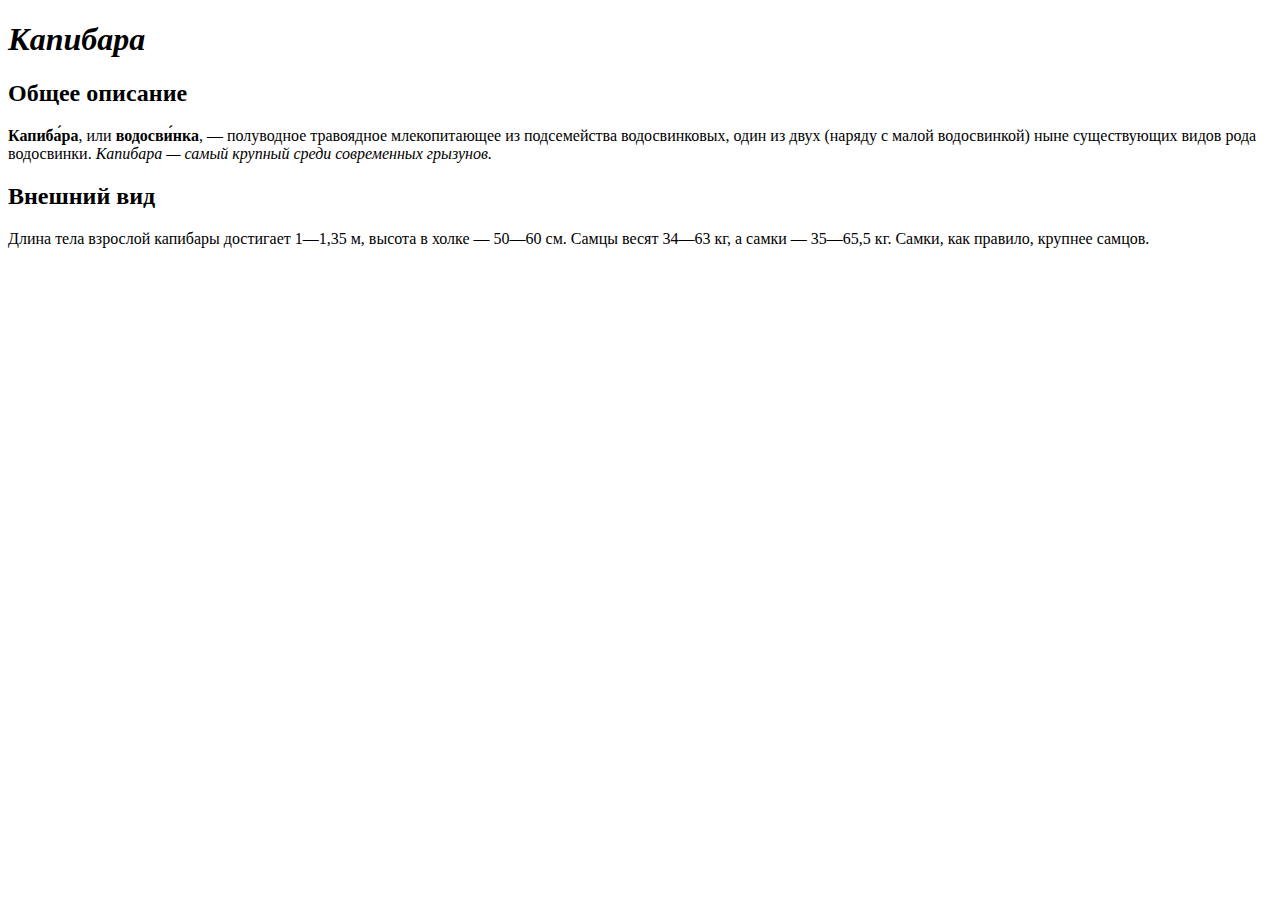
<file: Материалы с уроков/Урок 1/index.html>
<!DOCTYPE html>
<html lang="en">
<head>
    <meta charset="UTF-8">
    <meta name="viewport" content="width=device-width, initial-scale=1.0">
    <title>Капибара</title>
</head>
<body>
    <h1><i>Капибара</i></h1> 
    <h2>Общее описание</h2>
    <p><b>Капиба́ра</b>, или <b>водосви́нка</b>, — полуводное травоядное млекопитающее из подсемейства водосвинковых, один из двух (наряду с малой водосвинкой) ныне существующих видов рода водосвинки. <i>Капибара — самый крупный среди современных грызунов.</i></p>
    

    <h2>Внешний вид</h2>
    <p>Длина тела взрослой капибары достигает 1—1,35 м, высота в холке — 50—60 см. Самцы весят 34—63 кг, а самки — 35—65,5 кг. Самки, как правило, крупнее самцов.</p>
    
</body>
</html>
</file>
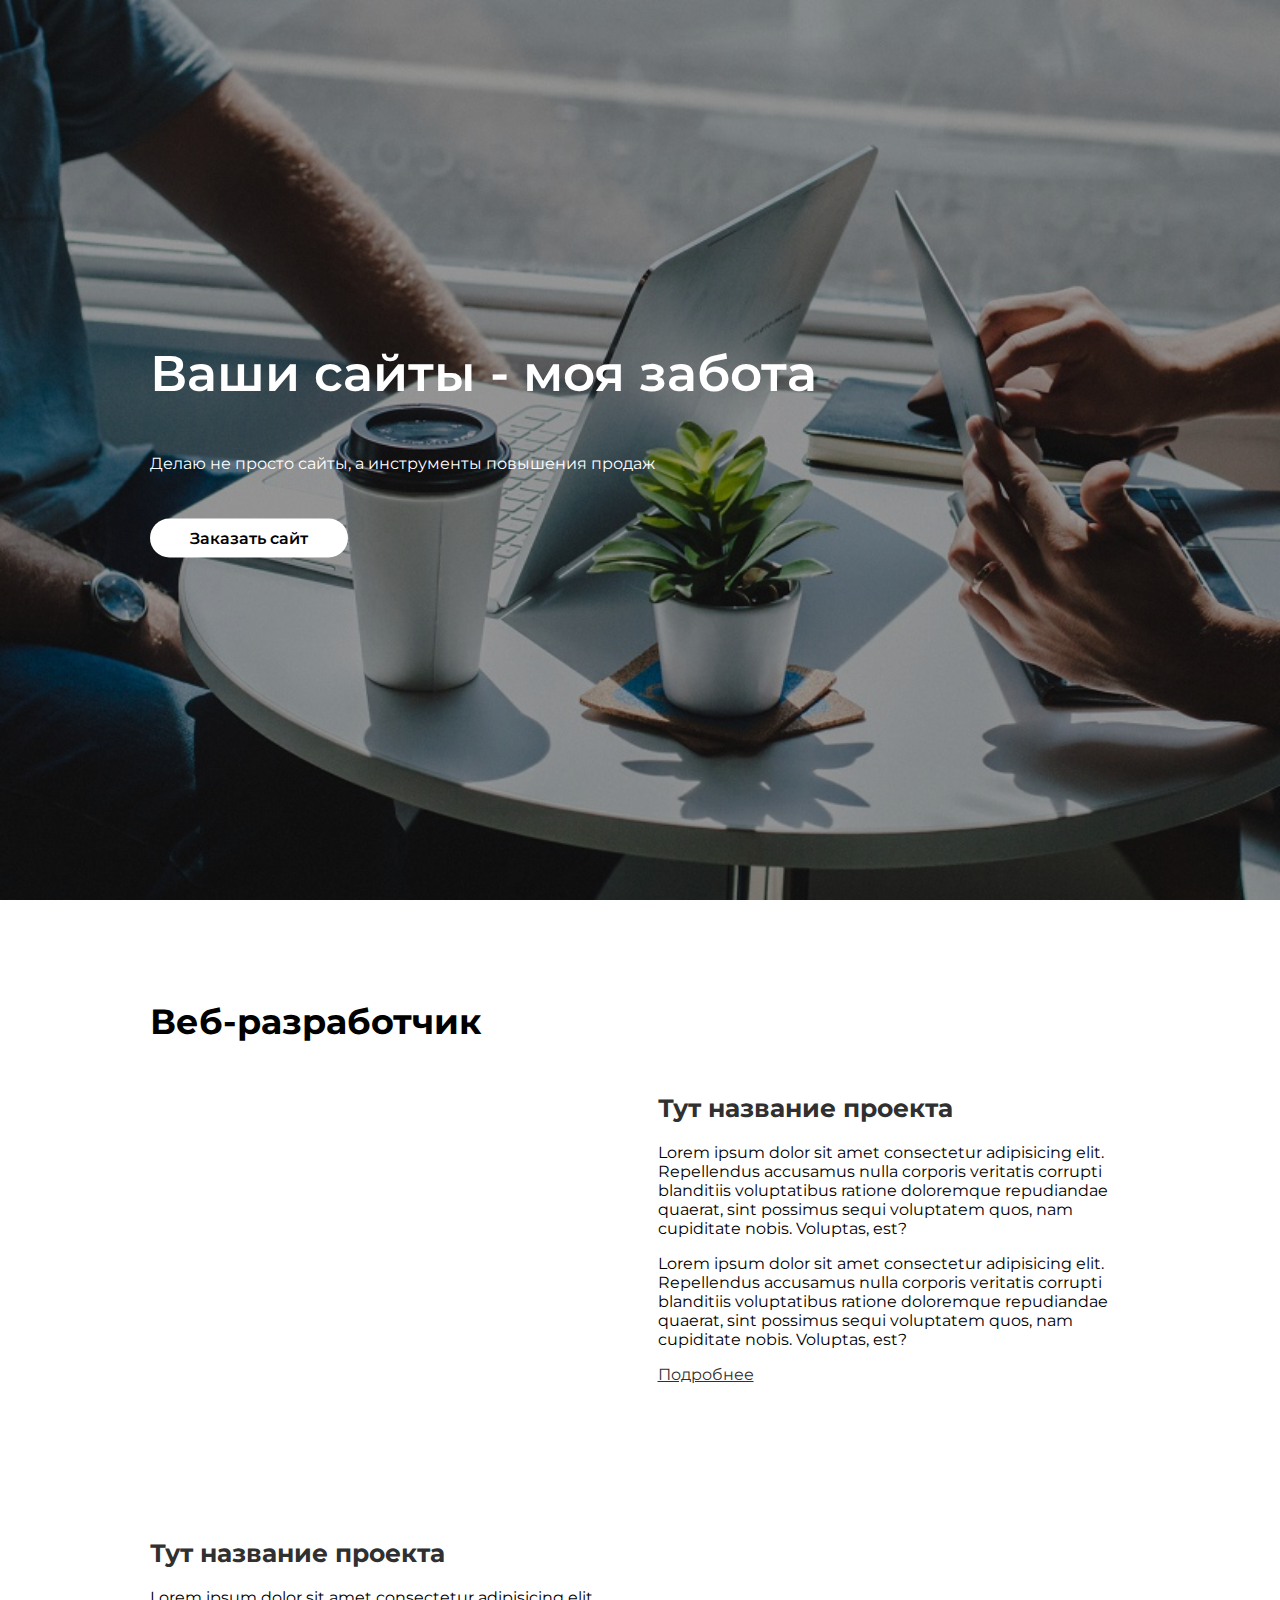
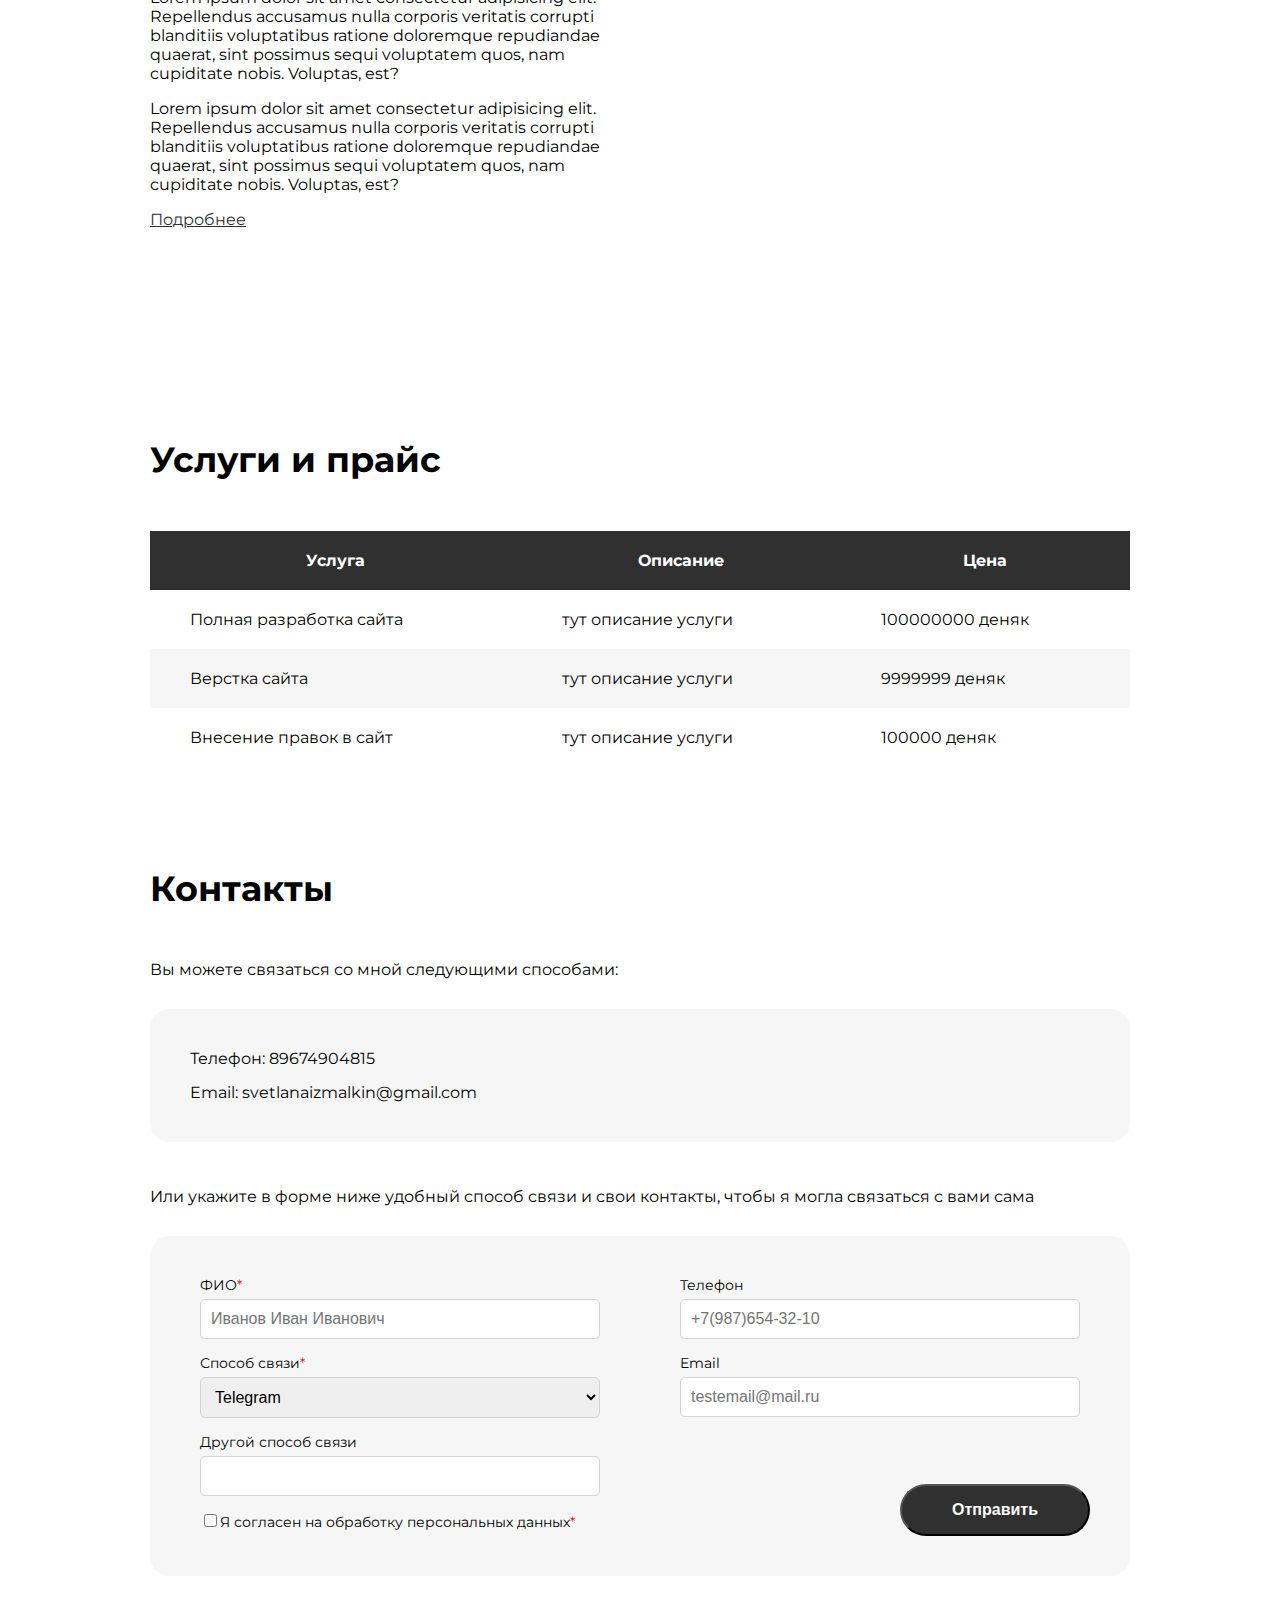
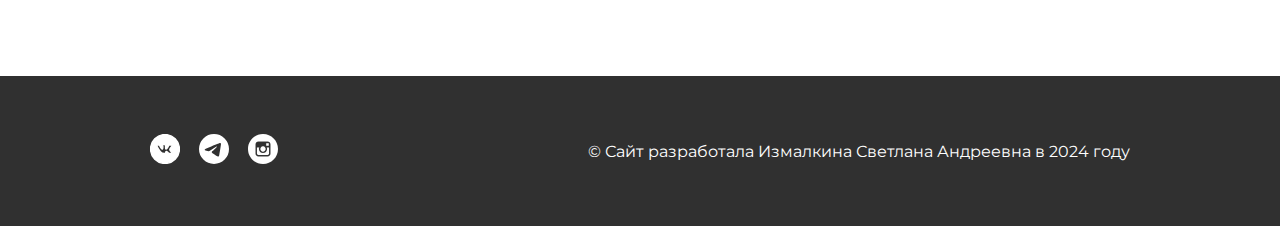
<file: Материалы с уроков/Урок 10/index.html>
<!DOCTYPE html>
<html lang="en">
<head>
    <meta charset="UTF-8">
    <meta name="viewport" content="width=device-width, initial-scale=1.0">
    <title>Разработка сайтов. Измалкина Светлана</title>
    <link rel="stylesheet" href="style.css">
    <link rel="preconnect" href="https://fonts.googleapis.com">
    <link rel="preconnect" href="https://fonts.gstatic.com" crossorigin>
    <link href="https://fonts.googleapis.com/css2?family=Montserrat:ital,wght@0,100..900;1,100..900&display=swap" rel="stylesheet">
</head>
<body>
    <header class="header">
        <a href="#cover>
            <img src="./Images/logo.svg" alt="" class="header__logo">
        </a>
        
        <nav class="header__nav">
            <a href="#cover">Главная</a>
            <a href="#about">Обо мне</a>
            <a href="#services">Услуги</a>
            <a href="#contacts">Контакты</a>
        </nav>

        <a class="header__mail" href="mailto:svetlanaizmalkin@gmail.com">Написать на почту</a>
    </header>
    <main class="main">
        <section id="cover" class="cover">
            <div class="text">
                <p class="cover__slogan">Ваши сайты - моя забота</p>
                <p class="cover__descr">Делаю не просто сайты, а инструменты повышения продаж</p>
                <a class="cover___link" href="">Заказать сайт</a>
            </div>
        </section>
        <section id="about" class="about block">
            <h2 class="block__title">Веб-разработчик</h2>
            <div class="about__row">
                <iframe width="100%" height="100%" src="https://www.youtube.com/embed/2tAPxjcGLms?si=iEMf35_J3B3uGBj0" title="YouTube video player" frameborder="0" allow="accelerometer; autoplay; clipboard-write; encrypted-media; gyroscope; picture-in-picture; web-share" referrerpolicy="strict-origin-when-cross-origin" allowfullscreen></iframe>
                <div class="about__descr">
                    <h3 class="about__title">Тут название проекта</h3>
                    <p class="about__text">
                       Lorem ipsum dolor sit amet consectetur adipisicing elit. Repellendus accusamus nulla corporis veritatis corrupti blanditiis voluptatibus ratione doloremque repudiandae quaerat, sint possimus sequi voluptatem quos, nam cupiditate nobis. Voluptas, est? 
                    </p>
                    <p class="about__text">
                        Lorem ipsum dolor sit amet consectetur adipisicing elit. Repellendus accusamus nulla corporis veritatis corrupti blanditiis voluptatibus ratione doloremque repudiandae quaerat, sint possimus sequi voluptatem quos, nam cupiditate nobis. Voluptas, est? 
                     </p>
                    <a href="#" class="about__more">Подробнее</a>
                </div>
            </div>
            <div class="about__row">
                <div class="about__descr">
                    <h3 class="about__title">Тут название проекта</h3>
                    <p class="about__text">
                       Lorem ipsum dolor sit amet consectetur adipisicing elit. Repellendus accusamus nulla corporis veritatis corrupti blanditiis voluptatibus ratione doloremque repudiandae quaerat, sint possimus sequi voluptatem quos, nam cupiditate nobis. Voluptas, est? 
                    </p>
                    <p class="about__text">
                        Lorem ipsum dolor sit amet consectetur adipisicing elit. Repellendus accusamus nulla corporis veritatis corrupti blanditiis voluptatibus ratione doloremque repudiandae quaerat, sint possimus sequi voluptatem quos, nam cupiditate nobis. Voluptas, est? 
                     </p>
                    <a href="#" class="about__more">Подробнее</a>
                </div>
                <iframe width="100%" height="100%" src="https://www.youtube.com/embed/2tAPxjcGLms?si=iEMf35_J3B3uGBj0" title="YouTube video player" frameborder="0" allow="accelerometer; autoplay; clipboard-write; encrypted-media; gyroscope; picture-in-picture; web-share" referrerpolicy="strict-origin-when-cross-origin" allowfullscreen></iframe>
            </div>
        </section>

        <section id="services" class="services block">
            <h2 class="block__title">Услуги и прайс</h2>

            <table class="services__table">
                <thead>
                    <tr>
                        <th>Услуга</th>
                        <th>Описание</th>
                        <th>Цена</th>
                    </tr>
                </thead>
                <tbody>
                    <tr>
                        <td>Полная разработка сайта</td>
                        <td>тут описание услуги</td>
                        <td>100000000 деняк</td>
                    </tr>
                    <tr>
                        <td>Верстка сайта</td>
                        <td>тут описание услуги</td>
                        <td>9999999 деняк</td>
                    </tr>
                    <tr>
                        <td>Внесение правок в сайт</td>
                        <td>тут описание услуги</td>
                        <td>100000 деняк</td>
                    </tr>
                </tbody>
            </table>
        </section>

        <section id="contacts" class="contacts block">
            <h2 class="block__title">Контакты</h2>
            <div class="contacts__help">Вы можете связаться со мной следующими способами:</div>
            <div class="contacts__mine">
                <div class="contacts__item">Телефон: 89674904815</div>
                <div class="contacts__item">Email: svetlanaizmalkin@gmail.com</div>
            </div>
            <div class="contacts__help">Или укажите в форме ниже удобный способ связи и свои контакты, чтобы я могла связаться с вами сама</div>
            <form action="" class="contacts__form">
                <div class="contacts__column">
                    <label for="fio" class="contacts__label">ФИО<span class="red">*</span></label>
                    <input name="fio" id="fio" type="text" class="contacts__input" placeholder="Иванов Иван Иванович" required>
                    <label for="type" class="contacts__label">Способ связи<span class="red">*</span></label>
                    <select name="type" id="type" class="contacts__input" required>
                        <option value="telegram" selected>Telegram</option>
                        <option value="whatsapp">Whatsapp</option>
                        <option value="viber">Viber</option>
                        <option value="phone">Телефон</option>
                        <option value="email">Email</option>
                    </select>
                </div>
                <div class="contacts__column">
                    <label for="phone" class="contacts__label">Телефон</label>
                    <input name="phone" id="phone" type="text" class="contacts__input" placeholder="+7(987)654-32-10">
                    <label for="email" class="contacts__label">Email</label>
                    <input name="email" id="email" type="text" class="contacts__input" placeholder="testemail@mail.ru">
                </div>
                <div class="contacts__column">
                    <label for="other" class="contacts__label">Другой способ связи</label>
                    <input name="other" id="other" type="text" class="contacts__input">
                    
                    <label class="contacts__label"><input type="checkbox" name="personal" required>Я согласен на обработку персональных данных<span class="red">*</span></label>
                </div>
                
                <button type="submit" class="contacts__btn">Отправить</button>
            </form>


        </section>
    </main>

    <footer class="footer block">
        <div class="footer__socials">
            <a class="footer_site">
                <img src="./Images/vk-icon.svg" alt="">
            </a>
            <a class="footer_site">
                <img src="./Images/tg-icon.svg" alt="">
            </a>
            <a class="footer_site">
                <img src="./Images/inst-icon.svg" alt="">
            </a>
        </div>
        <div class="footer__copy">&copy; Сайт разработала Измалкина Светлана Андреевна в 2024 году</div>
    </footer>
</body>
</html>
</file>
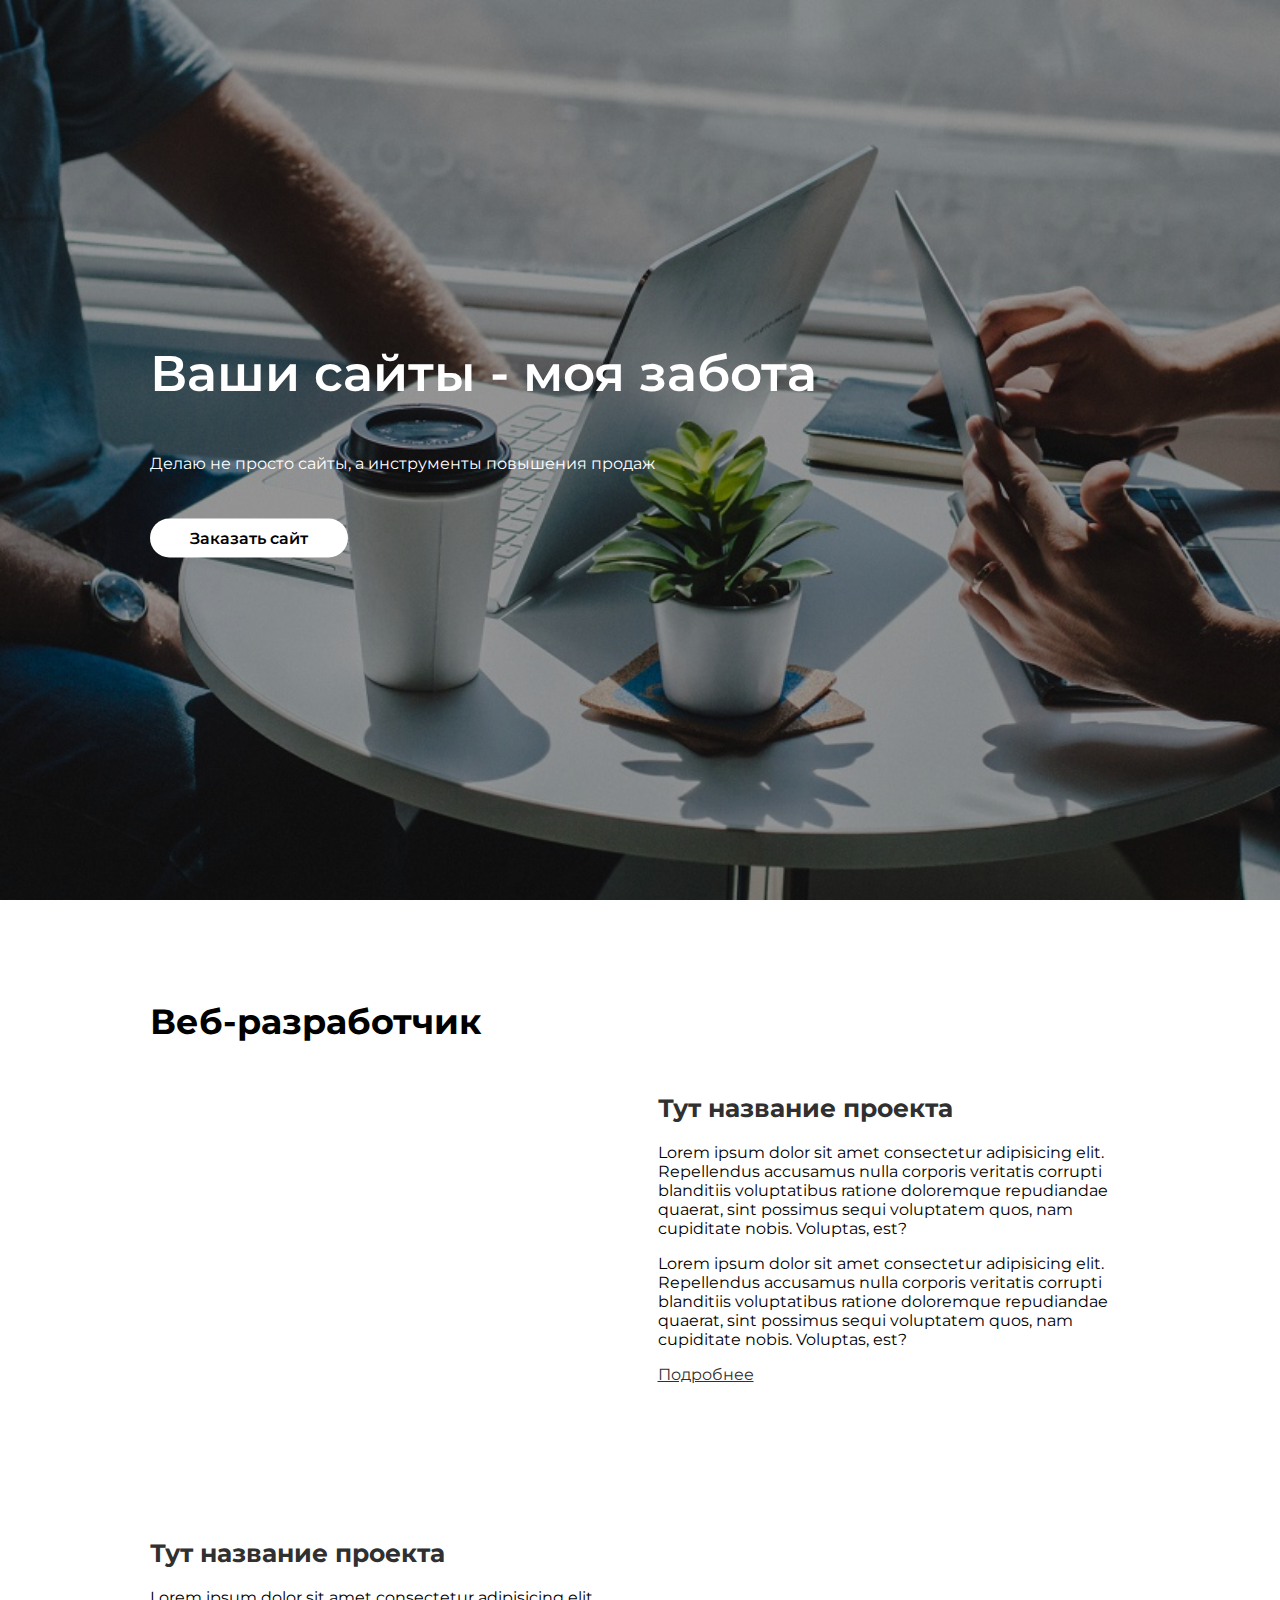
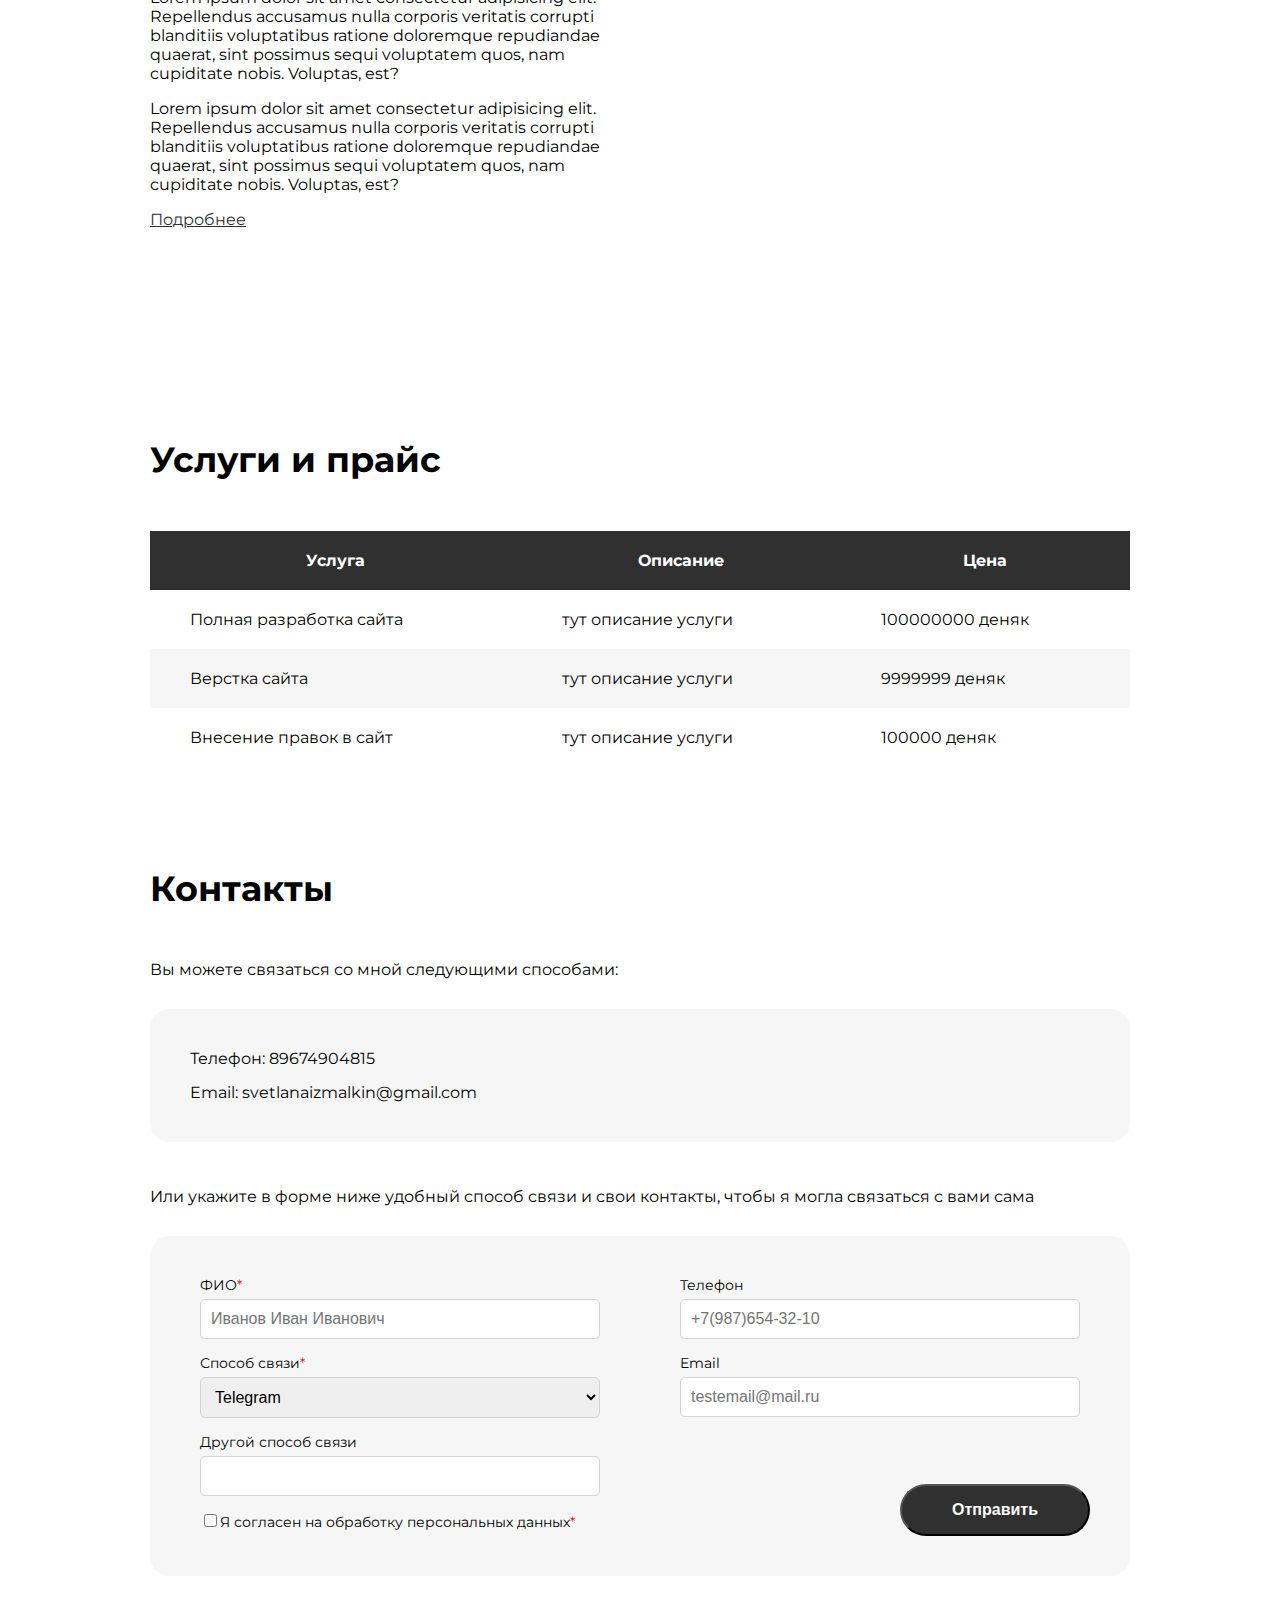
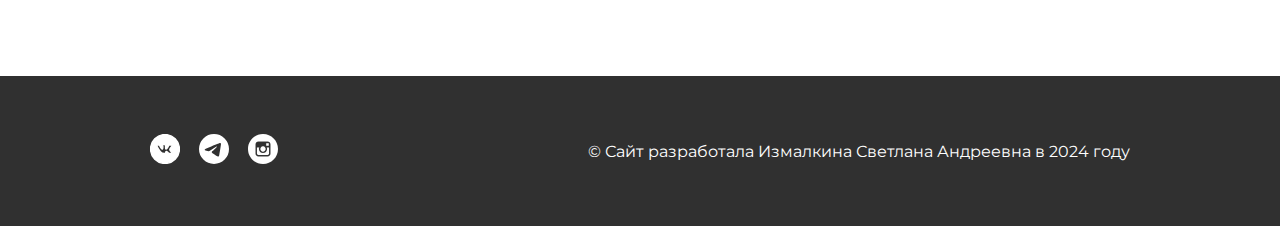
<file: Материалы с уроков/Урок 11/index.html>
<!DOCTYPE html>
<html lang="en">
<head>
    <meta charset="UTF-8">
    <meta name="viewport" content="width=device-width, initial-scale=1.0">
    <title>Разработка сайтов. Измалкина Светлана</title>
    <link rel="stylesheet" href="style.css">
    <link rel="preconnect" href="https://fonts.googleapis.com">
    <link rel="preconnect" href="https://fonts.gstatic.com" crossorigin>
    <link href="https://fonts.googleapis.com/css2?family=Montserrat:ital,wght@0,100..900;1,100..900&display=swap" rel="stylesheet">
</head>
<body>
    <header class="header">
        <a href="#cover">
            <img src="./Images/logo.svg" alt="" class="header__logo">
        </a>
        
        <nav class="header__nav">
            <a href="#cover">Главная</a>
            <a href="#about">Обо мне</a>
            <a href="#services">Услуги</a>
            <a href="#contacts">Контакты</a>
        </nav>

        <a class="header__mail" href="mailto:svetlanaizmalkin@gmail.com">Написать на почту</a>
    </header>
    <main class="main">
        <section id="cover" class="cover">
            <div class="text">
                <p class="cover__slogan">Ваши сайты - моя забота</p>
                <p class="cover__descr">Делаю не просто сайты, а инструменты повышения продаж</p>
                <a class="cover___link" href="">Заказать сайт</a>
            </div>
        </section>
        <section id="about" class="about block">
            <h2 class="block__title">Веб-разработчик</h2>
            <div class="about__row">
                <iframe width="100%" height="100%" src="https://www.youtube.com/embed/2tAPxjcGLms?si=iEMf35_J3B3uGBj0" title="YouTube video player" frameborder="0" allow="accelerometer; autoplay; clipboard-write; encrypted-media; gyroscope; picture-in-picture; web-share" referrerpolicy="strict-origin-when-cross-origin" allowfullscreen></iframe>
                <div class="about__descr">
                    <h3 class="about__title">Тут название проекта</h3>
                    <p class="about__text">
                       Lorem ipsum dolor sit amet consectetur adipisicing elit. Repellendus accusamus nulla corporis veritatis corrupti blanditiis voluptatibus ratione doloremque repudiandae quaerat, sint possimus sequi voluptatem quos, nam cupiditate nobis. Voluptas, est? 
                    </p>
                    <p class="about__text">
                        Lorem ipsum dolor sit amet consectetur adipisicing elit. Repellendus accusamus nulla corporis veritatis corrupti blanditiis voluptatibus ratione doloremque repudiandae quaerat, sint possimus sequi voluptatem quos, nam cupiditate nobis. Voluptas, est? 
                     </p>
                    <a href="#" class="about__more">Подробнее</a>
                </div>
            </div>
            <div class="about__row">
                <div class="about__descr">
                    <h3 class="about__title">Тут название проекта</h3>
                    <p class="about__text">
                       Lorem ipsum dolor sit amet consectetur adipisicing elit. Repellendus accusamus nulla corporis veritatis corrupti blanditiis voluptatibus ratione doloremque repudiandae quaerat, sint possimus sequi voluptatem quos, nam cupiditate nobis. Voluptas, est? 
                    </p>
                    <p class="about__text">
                        Lorem ipsum dolor sit amet consectetur adipisicing elit. Repellendus accusamus nulla corporis veritatis corrupti blanditiis voluptatibus ratione doloremque repudiandae quaerat, sint possimus sequi voluptatem quos, nam cupiditate nobis. Voluptas, est? 
                     </p>
                    <a href="#" class="about__more">Подробнее</a>
                </div>
                <iframe width="100%" height="100%" src="https://www.youtube.com/embed/2tAPxjcGLms?si=iEMf35_J3B3uGBj0" title="YouTube video player" frameborder="0" allow="accelerometer; autoplay; clipboard-write; encrypted-media; gyroscope; picture-in-picture; web-share" referrerpolicy="strict-origin-when-cross-origin" allowfullscreen></iframe>
            </div>
        </section>

        <section id="services" class="services block">
            <h2 class="block__title">Услуги и прайс</h2>

            <table class="services__table">
                <thead>
                    <tr>
                        <th>Услуга</th>
                        <th>Описание</th>
                        <th>Цена</th>
                    </tr>
                </thead>
                <tbody>
                    <tr>
                        <td>Полная разработка сайта</td>
                        <td>тут описание услуги</td>
                        <td>100000000 деняк</td>
                    </tr>
                    <tr>
                        <td>Верстка сайта</td>
                        <td>тут описание услуги</td>
                        <td>9999999 деняк</td>
                    </tr>
                    <tr>
                        <td>Внесение правок в сайт</td>
                        <td>тут описание услуги</td>
                        <td>100000 деняк</td>
                    </tr>
                </tbody>
            </table>
        </section>

        <section id="contacts" class="contacts block">
            <h2 class="block__title">Контакты</h2>
            <div class="contacts__help">Вы можете связаться со мной следующими способами:</div>
            <div class="contacts__mine">
                <div class="contacts__item">Телефон: 89674904815</div>
                <div class="contacts__item">Email: svetlanaizmalkin@gmail.com</div>
            </div>
            <div class="contacts__help">Или укажите в форме ниже удобный способ связи и свои контакты, чтобы я могла связаться с вами сама</div>
            <form action="" class="contacts__form">
                <div class="contacts__column">
                    <label for="fio" class="contacts__label">ФИО<span class="red">*</span></label>
                    <input name="fio" id="fio" type="text" class="contacts__input" placeholder="Иванов Иван Иванович" required>
                    <label for="type" class="contacts__label">Способ связи<span class="red">*</span></label>
                    <select name="type" id="type" class="contacts__input" required>
                        <option value="telegram" selected>Telegram</option>
                        <option value="whatsapp">Whatsapp</option>
                        <option value="viber">Viber</option>
                        <option value="phone">Телефон</option>
                        <option value="email">Email</option>
                    </select>
                </div>
                <div class="contacts__column">
                    <label for="phone" class="contacts__label">Телефон</label>
                    <input name="phone" id="phone" type="text" class="contacts__input" placeholder="+7(987)654-32-10">
                    <label for="email" class="contacts__label">Email</label>
                    <input name="email" id="email" type="text" class="contacts__input" placeholder="testemail@mail.ru">
                </div>
                <div class="contacts__column">
                    <label for="other" class="contacts__label">Другой способ связи</label>
                    <input name="other" id="other" type="text" class="contacts__input">
                    
                    <label class="contacts__label"><input type="checkbox" name="personal" required>Я согласен на обработку персональных данных<span class="red">*</span></label>
                </div>
                
                <button type="submit" class="contacts__btn">Отправить</button>
            </form>


        </section>
    </main>

    <footer class="footer block">
        <div class="footer__socials">
            <a class="footer_site">
                <img src="./Images/vk-icon.svg" alt="">
            </a>
            <a class="footer_site">
                <img src="./Images/tg-icon.svg" alt="">
            </a>
            <a class="footer_site">
                <img src="./Images/inst-icon.svg" alt="">
            </a>
        </div>
        <div class="footer__copy">&copy; Сайт разработала Измалкина Светлана Андреевна в 2024 году</div>
    </footer>
</body>
</html>
</file>
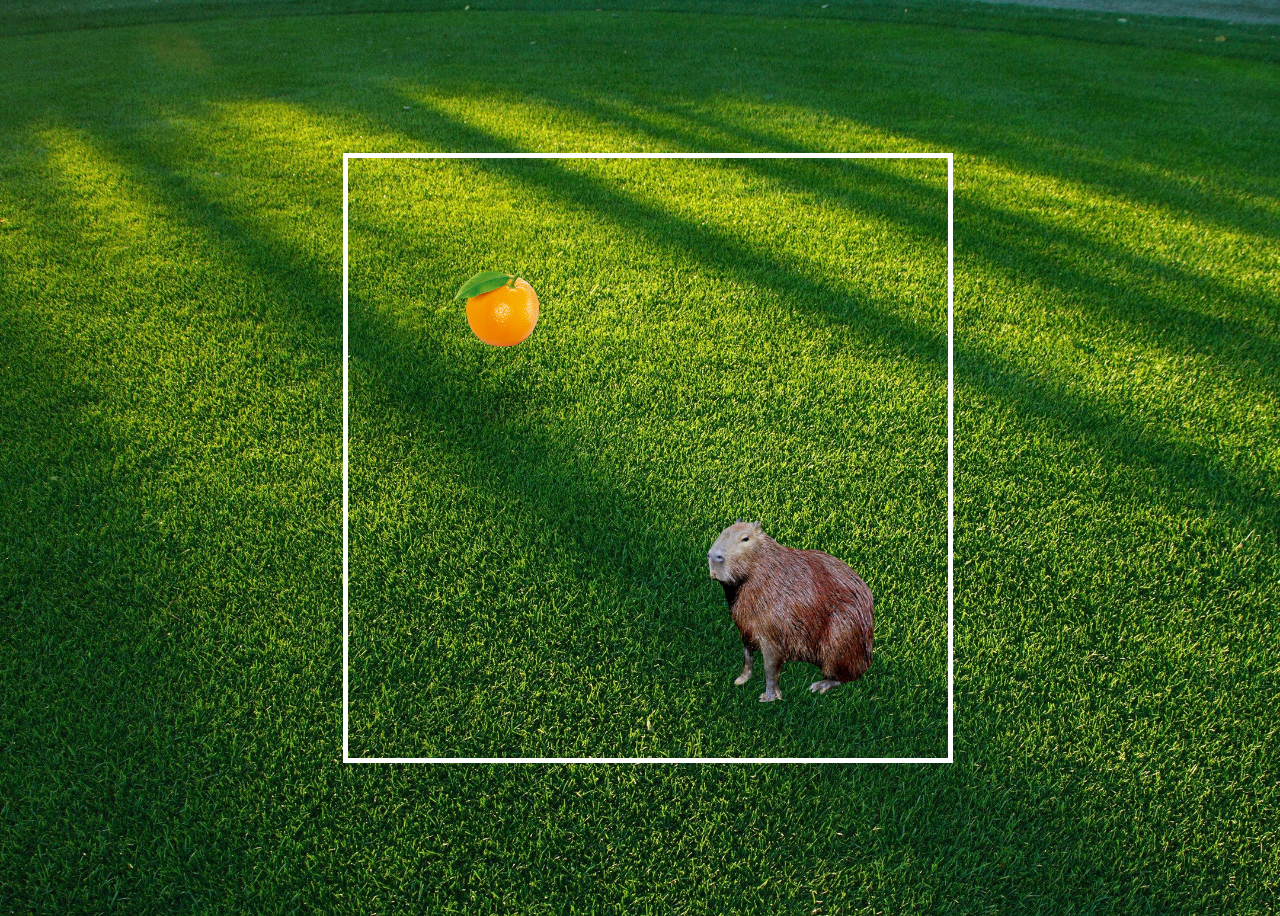
<file: Материалы с уроков/Урок 12/index.html>
<!DOCTYPE html>
<html lang="en">
<head>
    <meta charset="UTF-8">
    <meta name="viewport" content="width=device-width, initial-scale=1.0">
    <title>Document</title>
    <link rel="stylesheet" href="style.css">
</head>
<body>

    <div class="container">
        <div class="sell" id="orange-1">
            <img class="orange"  src="images/orange.png" alt="">
        </div>
        <div class="sell">
        </div>
        <div class="sell">
        </div>
        <div class="sell capy-sell">
            <img class="capybara" src="images/capybara.png">
        </div>
    </div>
    
</body>
</html>
</file>
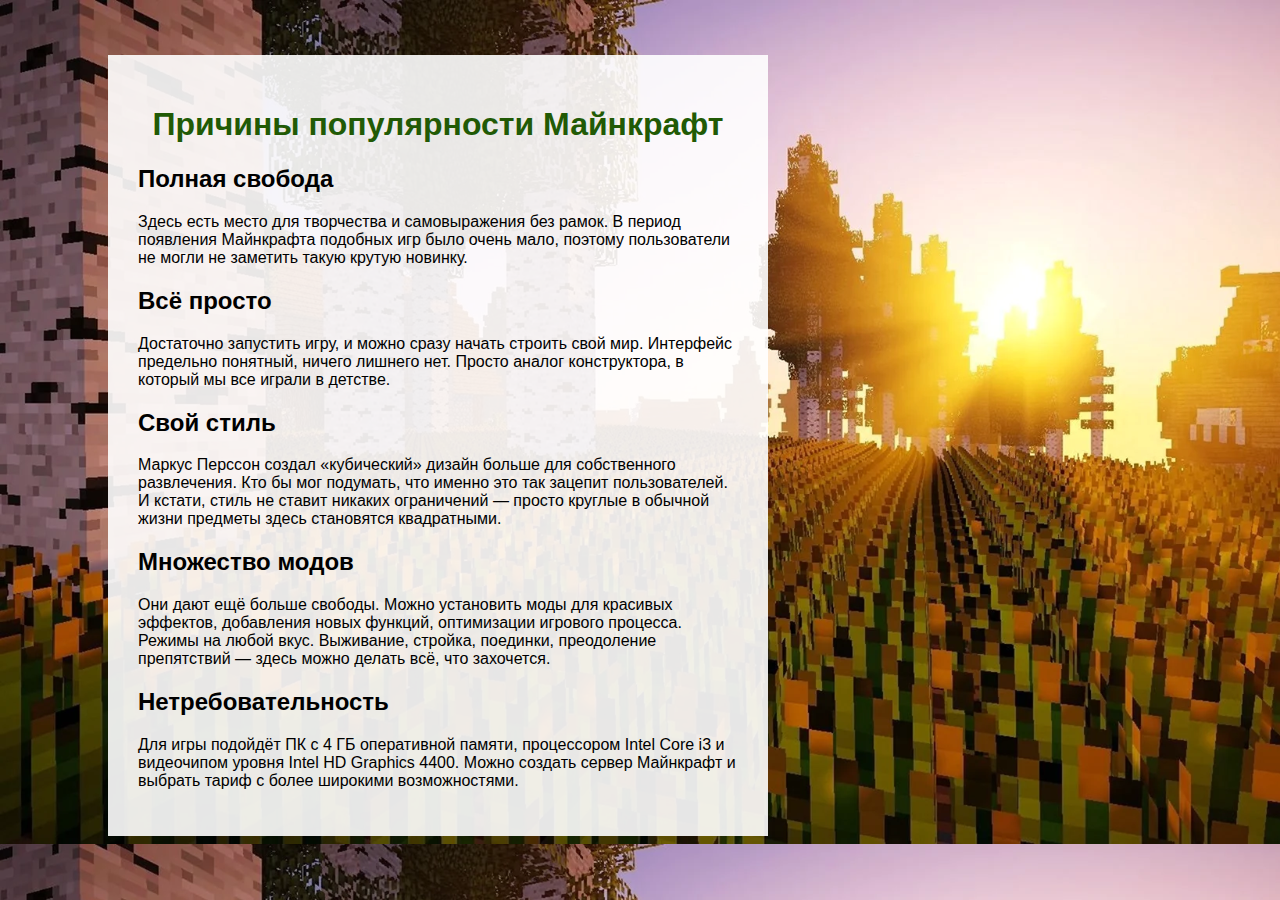
<file: Материалы с уроков/Урок 2/index.html>
<!DOCTYPE html>
<html lang="en">
<head>
    <meta charset="UTF-8">
    <meta name="viewport" content="width=device-width, initial-scale=1.0">
    <title>Причины популярности Майнкрафт</title>
    <link rel="stylesheet" href="style.css"> <!-- Подключили файл style.css со стилями к странице -->
</head>
<body>
    <div class="article">
        <h1>Причины популярности Майнкрафт</h1>
    
        <h2>Полная свобода</h2>
        <p>Здесь есть место для творчества и самовыражения без рамок. В период появления Майнкрафта подобных игр было очень мало, поэтому пользователи не могли не заметить такую крутую новинку.</p>
    
        <h2>Всё просто</h2>
        <p>Достаточно запустить игру, и можно сразу начать строить свой мир. Интерфейс предельно понятный, ничего лишнего нет. Просто аналог конструктора, в который мы все играли в детстве.</p>
    
        <h2>Свой стиль</h2>
        <p>Маркус Перссон создал «кубический» дизайн больше для собственного развлечения. Кто бы мог подумать, что именно это так зацепит пользователей. И кстати, стиль не ставит никаких ограничений — просто круглые в обычной жизни предметы здесь становятся квадратными.</p>
    
        <h2>Множество модов</h2>
        <p> Они дают ещё больше свободы. Можно установить моды для красивых эффектов, добавления новых функций, оптимизации игрового процесса.
            Режимы на любой вкус. Выживание, стройка, поединки, преодоление препятствий — здесь можно делать всё, что захочется.</p>
    
        <h2>Нетребовательность</h2>
        <p>Для игры подойдёт ПК с 4 ГБ оперативной памяти, процессором Intel Core i3 и видеочипом уровня Intel HD Graphics 4400. Можно создать сервер Майнкрафт и выбрать тариф с более широкими возможностями.</p>
    </div>
    
</body>
</html>
</file>
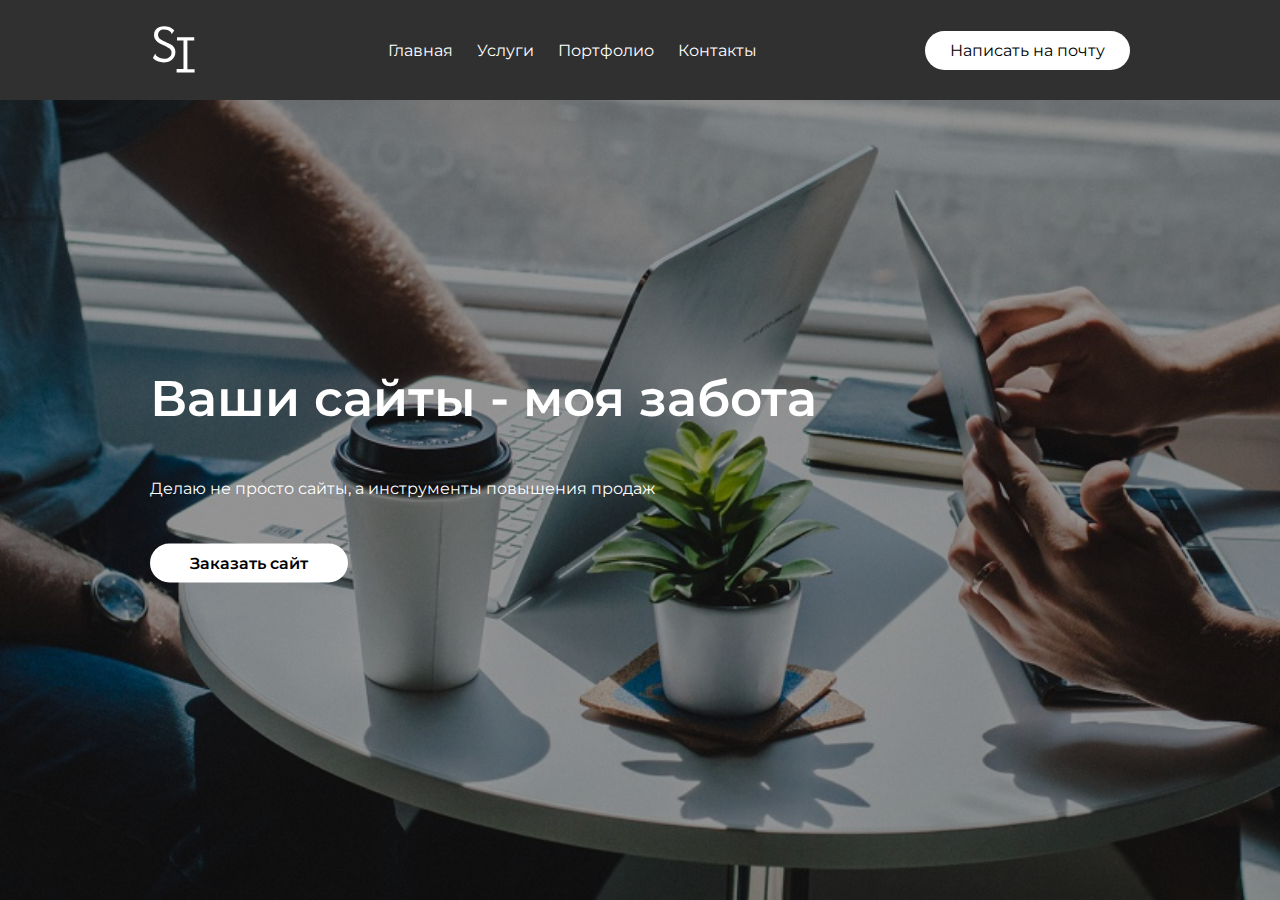
<file: Материалы с уроков/Урок 5/index.html>
<!DOCTYPE html>
<html lang="en">
<head>
    <meta charset="UTF-8">
    <meta name="viewport" content="width=device-width, initial-scale=1.0">
    <title>Разработка сайтов. Измалкина Светлана</title>
    <link rel="stylesheet" href="style.css">
    <link rel="preconnect" href="https://fonts.googleapis.com">
    <link rel="preconnect" href="https://fonts.gstatic.com" crossorigin>
    <link href="https://fonts.googleapis.com/css2?family=Montserrat:ital,wght@0,100..900;1,100..900&display=swap" rel="stylesheet">
</head>
<body>
    <header class="header">
        <a href="./index.html">
            <img src="./Images/logo.svg" alt="" class="header__logo">
        </a>
        
        <nav class="header__nav">
            <a href="./index.html">Главная</a>
            <a href="">Услуги</a>
            <a href="">Портфолио</a>
            <a href="">Контакты</a>
        </nav>

        <a class="header__mail" href="mailto:svetlanaizmalkin@gmail.com">Написать на почту</a>
    </header>
    <main class="main">
        <div class="cover">
            <div class="text">
                <p class="cover__slogan">Ваши сайты - моя забота</p>
                <p class="cover__descr">Делаю не просто сайты, а инструменты повышения продаж</p>
                <a class="cover___link" href="">Заказать сайт</a>
            </div>
        </div>
    </main>
</body>
</html>
</file>
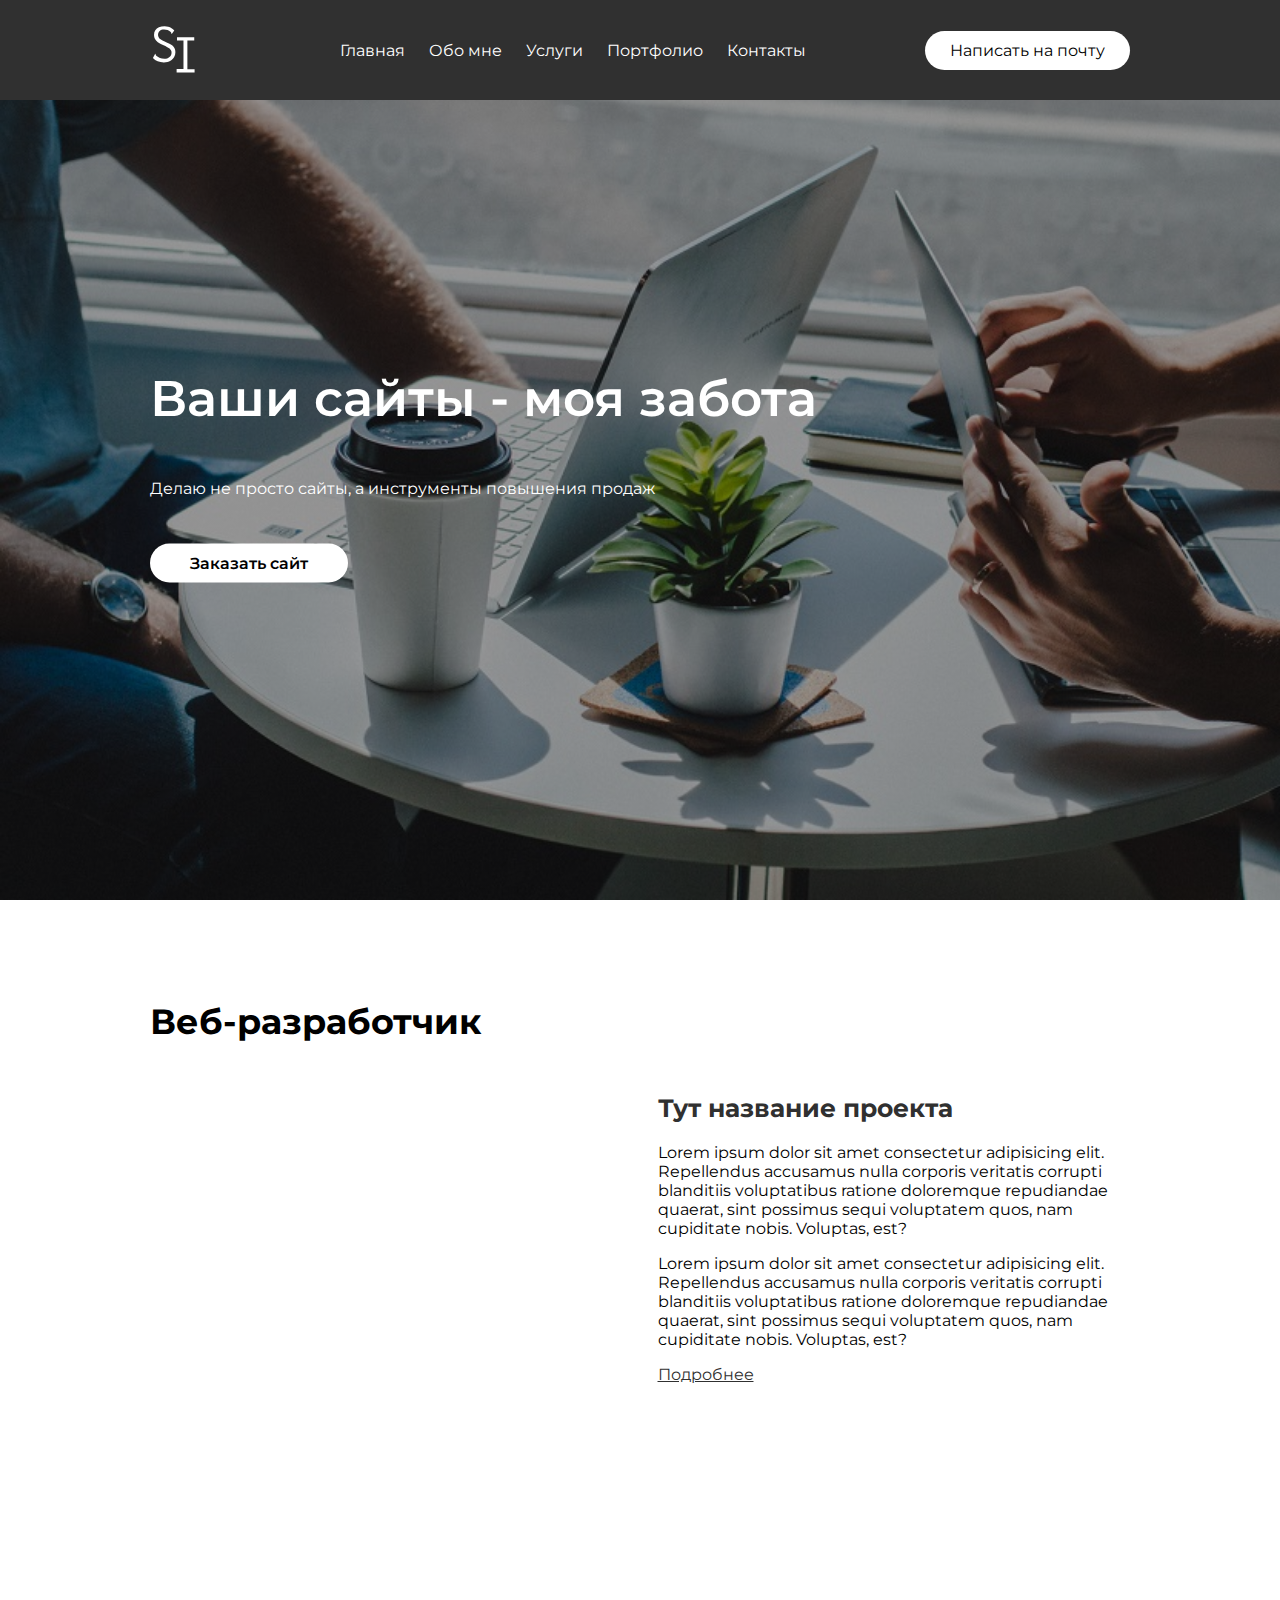
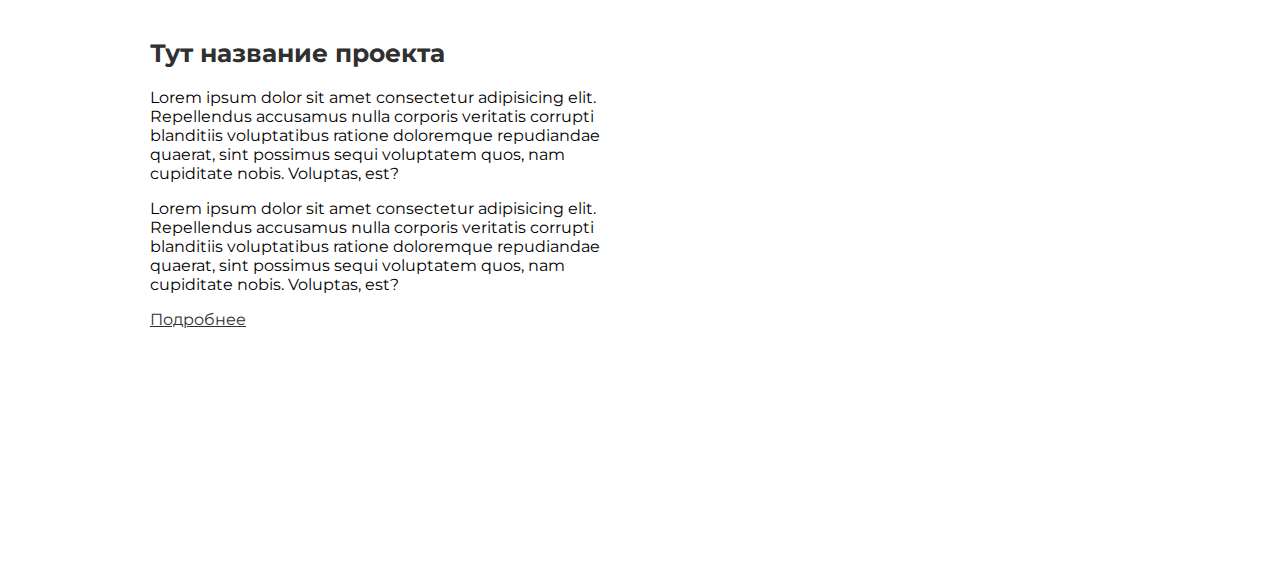
<file: Материалы с уроков/Урок 6/index.html>
<!DOCTYPE html>
<html lang="en">
<head>
    <meta charset="UTF-8">
    <meta name="viewport" content="width=device-width, initial-scale=1.0">
    <title>Разработка сайтов. Измалкина Светлана</title>
    <link rel="stylesheet" href="style.css">
    <link rel="preconnect" href="https://fonts.googleapis.com">
    <link rel="preconnect" href="https://fonts.gstatic.com" crossorigin>
    <link href="https://fonts.googleapis.com/css2?family=Montserrat:ital,wght@0,100..900;1,100..900&display=swap" rel="stylesheet">
</head>
<body>
    <header class="header">
        <a href="./index.html">
            <img src="./Images/logo.svg" alt="" class="header__logo">
        </a>
        
        <nav class="header__nav">
            <a href="./index.html">Главная</a>
            <a href="">Обо мне</a>
            <a href="">Услуги</a>
            <a href="">Портфолио</a>
            <a href="">Контакты</a>
        </nav>

        <a class="header__mail" href="mailto:svetlanaizmalkin@gmail.com">Написать на почту</a>
    </header>
    <main class="main">
        <section class="cover">
            <div class="text">
                <p class="cover__slogan">Ваши сайты - моя забота</p>
                <p class="cover__descr">Делаю не просто сайты, а инструменты повышения продаж</p>
                <a class="cover___link" href="">Заказать сайт</a>
            </div>
        </section>

        <section class="about block">
            <h2 class="block__title">Веб-разработчик</h2>
            <div class="about__row">
                <iframe width="100%" height="500" src="https://www.youtube.com/embed/2tAPxjcGLms?si=iEMf35_J3B3uGBj0" title="YouTube video player" frameborder="0" allow="accelerometer; autoplay; clipboard-write; encrypted-media; gyroscope; picture-in-picture; web-share" referrerpolicy="strict-origin-when-cross-origin" allowfullscreen></iframe>
                <div class="about__descr">
                    <h3 class="about__title">Тут название проекта</h3>
                    <p class="about__text">
                       Lorem ipsum dolor sit amet consectetur adipisicing elit. Repellendus accusamus nulla corporis veritatis corrupti blanditiis voluptatibus ratione doloremque repudiandae quaerat, sint possimus sequi voluptatem quos, nam cupiditate nobis. Voluptas, est? 
                    </p>
                    <p class="about__text">
                        Lorem ipsum dolor sit amet consectetur adipisicing elit. Repellendus accusamus nulla corporis veritatis corrupti blanditiis voluptatibus ratione doloremque repudiandae quaerat, sint possimus sequi voluptatem quos, nam cupiditate nobis. Voluptas, est? 
                     </p>
                    <a href="#" class="about__more">Подробнее</a>
                </div>
                
            </div>
            <div class="about__row">
                <div class="about__descr">
                    <h3 class="about__title">Тут название проекта</h3>
                    <p class="about__text">
                       Lorem ipsum dolor sit amet consectetur adipisicing elit. Repellendus accusamus nulla corporis veritatis corrupti blanditiis voluptatibus ratione doloremque repudiandae quaerat, sint possimus sequi voluptatem quos, nam cupiditate nobis. Voluptas, est? 
                    </p>
                    <p class="about__text">
                        Lorem ipsum dolor sit amet consectetur adipisicing elit. Repellendus accusamus nulla corporis veritatis corrupti blanditiis voluptatibus ratione doloremque repudiandae quaerat, sint possimus sequi voluptatem quos, nam cupiditate nobis. Voluptas, est? 
                     </p>
                    <a href="#" class="about__more">Подробнее</a>
                </div>
                <iframe width="100%" height="500" src="https://www.youtube.com/embed/2tAPxjcGLms?si=iEMf35_J3B3uGBj0" title="YouTube video player" frameborder="0" allow="accelerometer; autoplay; clipboard-write; encrypted-media; gyroscope; picture-in-picture; web-share" referrerpolicy="strict-origin-when-cross-origin" allowfullscreen></iframe>
            </div>
        </section>
    </main>
</body>
</html>
</file>
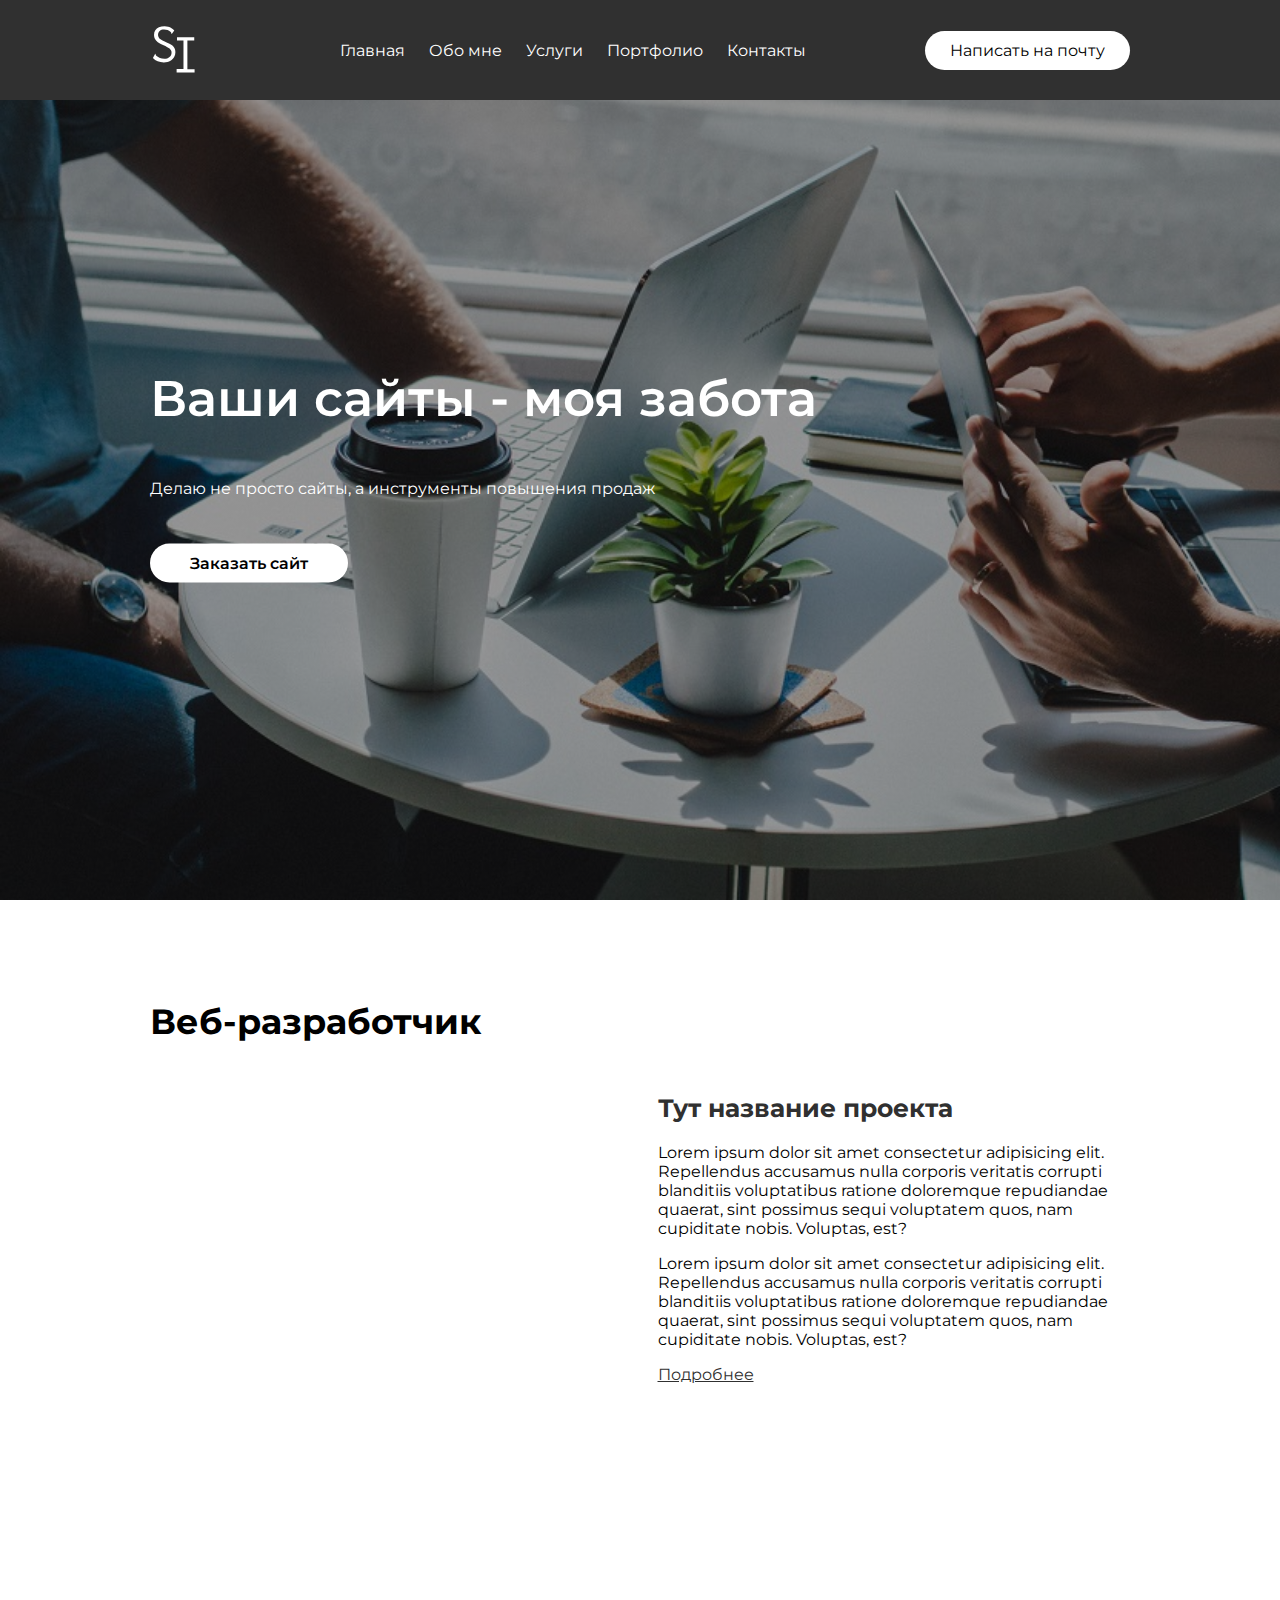
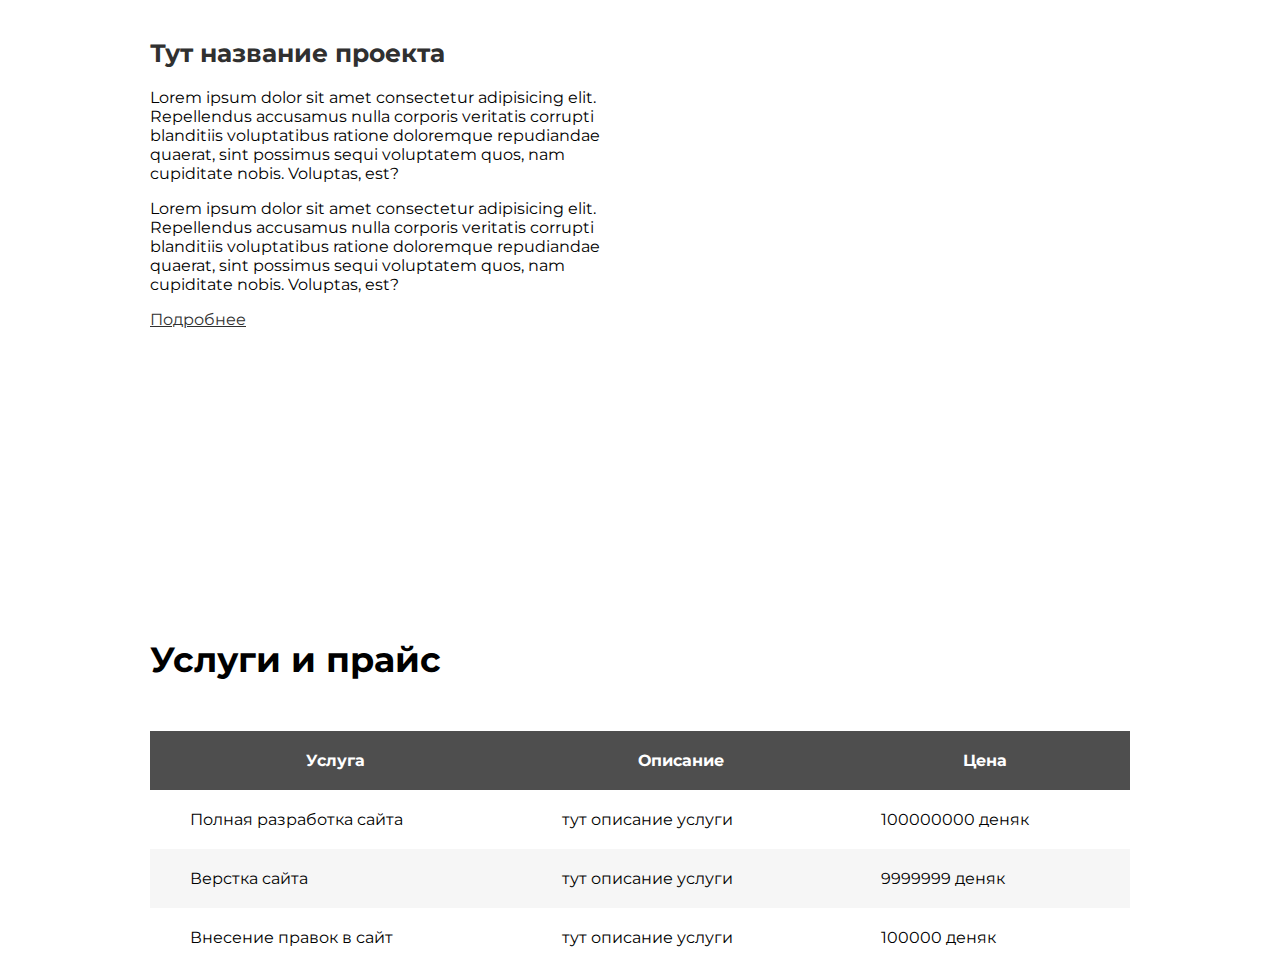
<file: Материалы с уроков/Урок 7/index.html>
<!DOCTYPE html>
<html lang="en">
<head>
    <meta charset="UTF-8">
    <meta name="viewport" content="width=device-width, initial-scale=1.0">
    <title>Разработка сайтов. Измалкина Светлана</title>
    <link rel="stylesheet" href="style.css">
    <link rel="preconnect" href="https://fonts.googleapis.com">
    <link rel="preconnect" href="https://fonts.gstatic.com" crossorigin>
    <link href="https://fonts.googleapis.com/css2?family=Montserrat:ital,wght@0,100..900;1,100..900&display=swap" rel="stylesheet">
</head>
<body>
    <header class="header">
        <a href="./index.html">
            <img src="./Images/logo.svg" alt="" class="header__logo">
        </a>
        
        <nav class="header__nav">
            <a href="./index.html">Главная</a>
            <a href="">Обо мне</a>
            <a href="">Услуги</a>
            <a href="">Портфолио</a>
            <a href="">Контакты</a>
        </nav>

        <a class="header__mail" href="mailto:svetlanaizmalkin@gmail.com">Написать на почту</a>
    </header>
    <main class="main">
        <section class="cover">
            <div class="text">
                <p class="cover__slogan">Ваши сайты - моя забота</p>
                <p class="cover__descr">Делаю не просто сайты, а инструменты повышения продаж</p>
                <a class="cover___link" href="">Заказать сайт</a>
            </div>
        </section>
        <section class="about block">
            <h2 class="block__title">Веб-разработчик</h2>
            <div class="about__row">
                <iframe width="100%" height="500" src="https://www.youtube.com/embed/2tAPxjcGLms?si=iEMf35_J3B3uGBj0" title="YouTube video player" frameborder="0" allow="accelerometer; autoplay; clipboard-write; encrypted-media; gyroscope; picture-in-picture; web-share" referrerpolicy="strict-origin-when-cross-origin" allowfullscreen></iframe>
                <div class="about__descr">
                    <h3 class="about__title">Тут название проекта</h3>
                    <p class="about__text">
                       Lorem ipsum dolor sit amet consectetur adipisicing elit. Repellendus accusamus nulla corporis veritatis corrupti blanditiis voluptatibus ratione doloremque repudiandae quaerat, sint possimus sequi voluptatem quos, nam cupiditate nobis. Voluptas, est? 
                    </p>
                    <p class="about__text">
                        Lorem ipsum dolor sit amet consectetur adipisicing elit. Repellendus accusamus nulla corporis veritatis corrupti blanditiis voluptatibus ratione doloremque repudiandae quaerat, sint possimus sequi voluptatem quos, nam cupiditate nobis. Voluptas, est? 
                     </p>
                    <a href="#" class="about__more">Подробнее</a>
                </div>
            </div>
            <div class="about__row">
                <div class="about__descr">
                    <h3 class="about__title">Тут название проекта</h3>
                    <p class="about__text">
                       Lorem ipsum dolor sit amet consectetur adipisicing elit. Repellendus accusamus nulla corporis veritatis corrupti blanditiis voluptatibus ratione doloremque repudiandae quaerat, sint possimus sequi voluptatem quos, nam cupiditate nobis. Voluptas, est? 
                    </p>
                    <p class="about__text">
                        Lorem ipsum dolor sit amet consectetur adipisicing elit. Repellendus accusamus nulla corporis veritatis corrupti blanditiis voluptatibus ratione doloremque repudiandae quaerat, sint possimus sequi voluptatem quos, nam cupiditate nobis. Voluptas, est? 
                     </p>
                    <a href="#" class="about__more">Подробнее</a>
                </div>
                <iframe width="100%" height="500" src="https://www.youtube.com/embed/2tAPxjcGLms?si=iEMf35_J3B3uGBj0" title="YouTube video player" frameborder="0" allow="accelerometer; autoplay; clipboard-write; encrypted-media; gyroscope; picture-in-picture; web-share" referrerpolicy="strict-origin-when-cross-origin" allowfullscreen></iframe>
            </div>
        </section>

        <section class="services block">
            <h2 class="block__title">Услуги и прайс</h2>

            <table class="services__table">
                <thead>
                    <tr>
                        <th>Услуга</th>
                        <th>Описание</th>
                        <th>Цена</th>
                    </tr>
                </thead>
                <tbody>
                    <tr>
                        <td>Полная разработка сайта</td>
                        <td>тут описание услуги</td>
                        <td>100000000 деняк</td>
                    </tr>
                    <tr>
                        <td>Верстка сайта</td>
                        <td>тут описание услуги</td>
                        <td>9999999 деняк</td>
                    </tr>
                    <tr>
                        <td>Внесение правок в сайт</td>
                        <td>тут описание услуги</td>
                        <td>100000 деняк</td>
                    </tr>
                </tbody>
            </table>
        </section>
    </main>
</body>
</html>
</file>
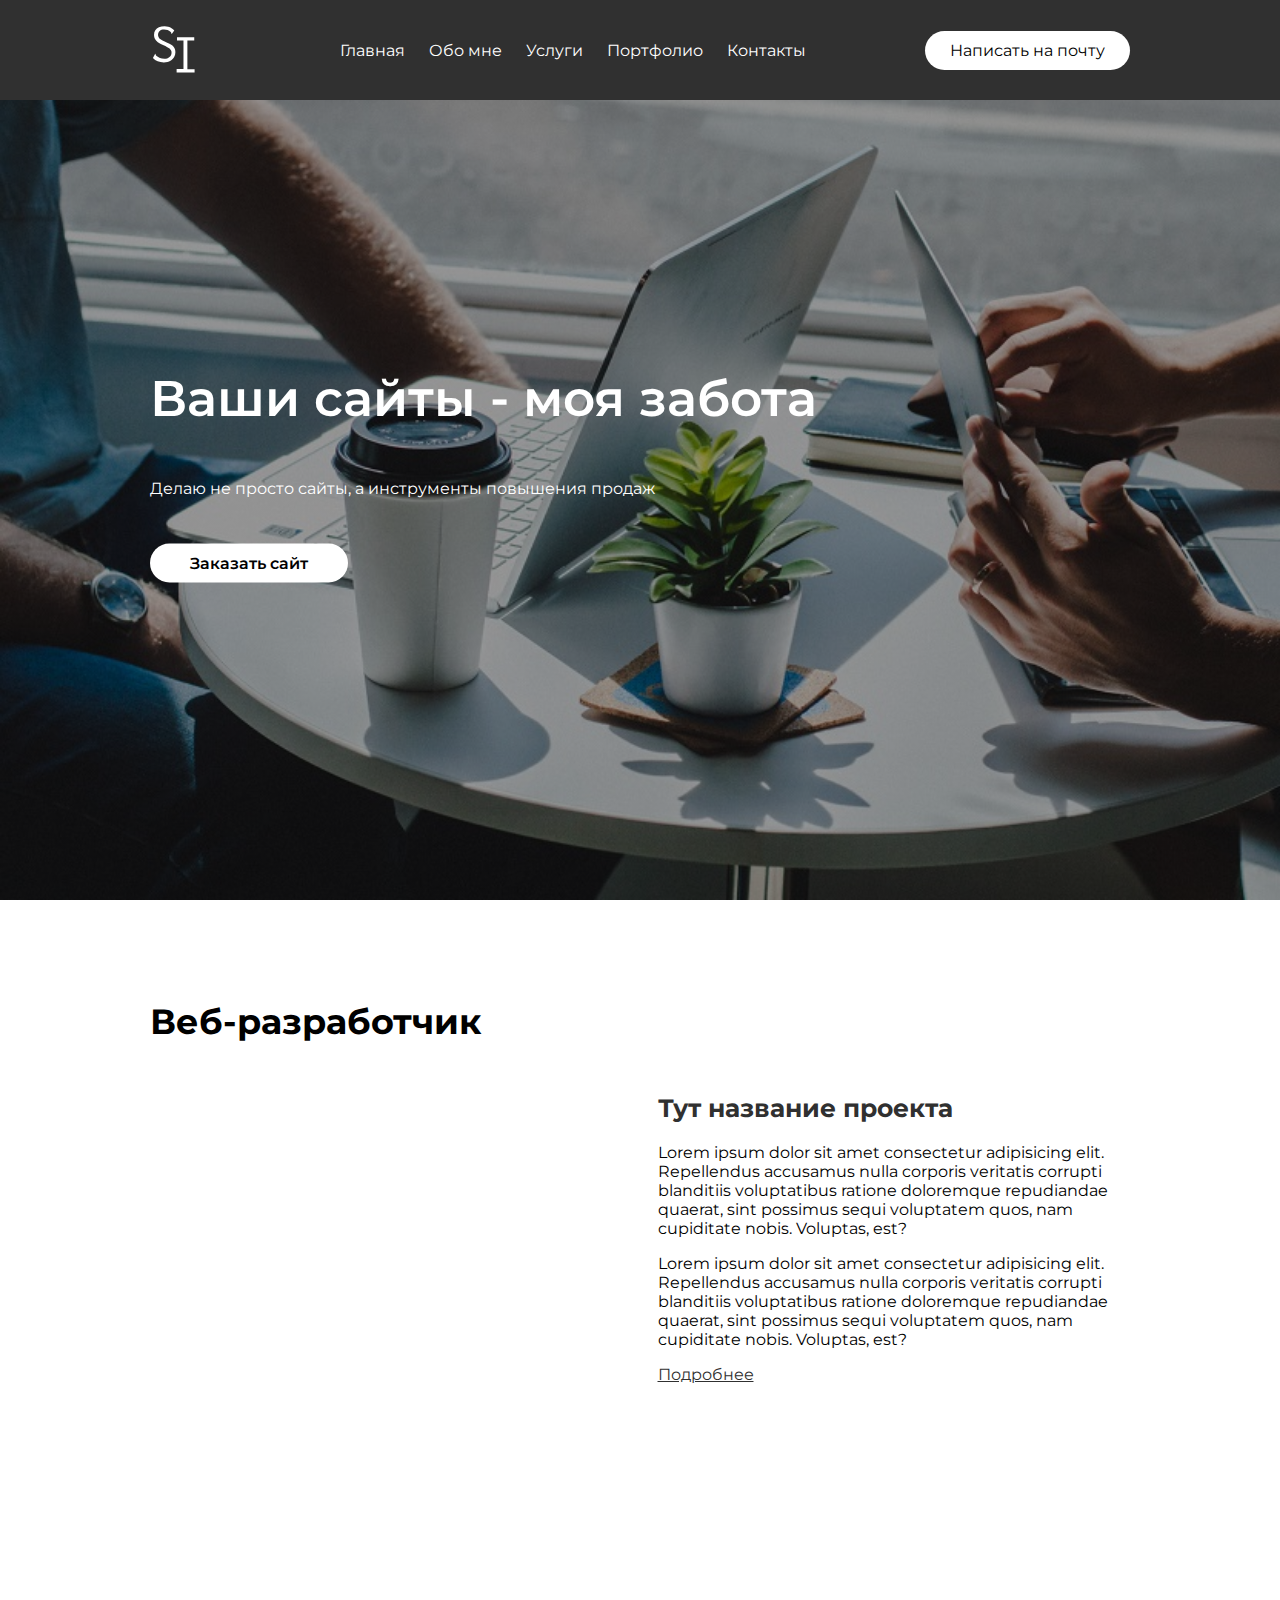
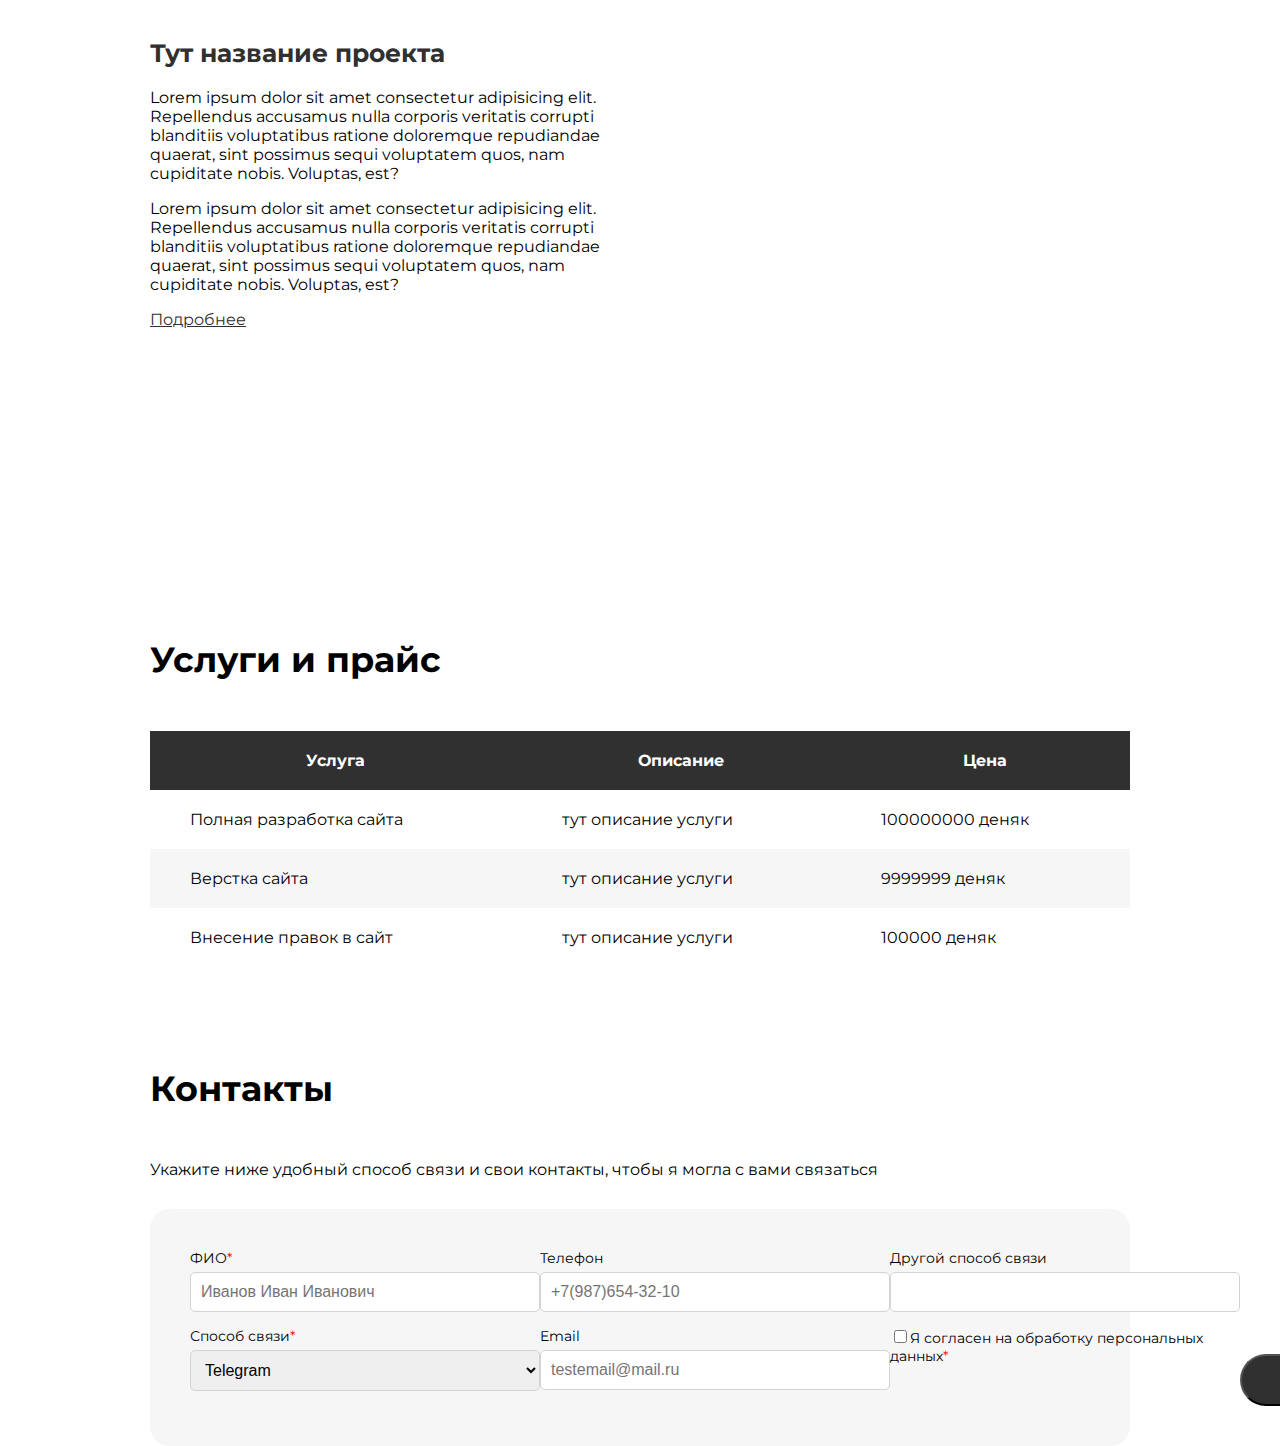
<file: Материалы с уроков/Урок 8/index.html>
<!DOCTYPE html>
<html lang="en">
<head>
    <meta charset="UTF-8">
    <meta name="viewport" content="width=device-width, initial-scale=1.0">
    <title>Разработка сайтов. Измалкина Светлана</title>
    <link rel="stylesheet" href="style.css">
    <link rel="preconnect" href="https://fonts.googleapis.com">
    <link rel="preconnect" href="https://fonts.gstatic.com" crossorigin>
    <link href="https://fonts.googleapis.com/css2?family=Montserrat:ital,wght@0,100..900;1,100..900&display=swap" rel="stylesheet">
</head>
<body>
    <header class="header">
        <a href="./index.html">
            <img src="./Images/logo.svg" alt="" class="header__logo">
        </a>
        
        <nav class="header__nav">
            <a href="./index.html">Главная</a>
            <a href="">Обо мне</a>
            <a href="">Услуги</a>
            <a href="">Портфолио</a>
            <a href="">Контакты</a>
        </nav>

        <a class="header__mail" href="mailto:svetlanaizmalkin@gmail.com">Написать на почту</a>
    </header>
    <main class="main">
        <section class="cover">
            <div class="text">
                <p class="cover__slogan">Ваши сайты - моя забота</p>
                <p class="cover__descr">Делаю не просто сайты, а инструменты повышения продаж</p>
                <a class="cover___link" href="">Заказать сайт</a>
            </div>
        </section>
        <section class="about block">
            <h2 class="block__title">Веб-разработчик</h2>
            <div class="about__row">
                <iframe width="100%" height="500" src="https://www.youtube.com/embed/2tAPxjcGLms?si=iEMf35_J3B3uGBj0" title="YouTube video player" frameborder="0" allow="accelerometer; autoplay; clipboard-write; encrypted-media; gyroscope; picture-in-picture; web-share" referrerpolicy="strict-origin-when-cross-origin" allowfullscreen></iframe>
                <div class="about__descr">
                    <h3 class="about__title">Тут название проекта</h3>
                    <p class="about__text">
                       Lorem ipsum dolor sit amet consectetur adipisicing elit. Repellendus accusamus nulla corporis veritatis corrupti blanditiis voluptatibus ratione doloremque repudiandae quaerat, sint possimus sequi voluptatem quos, nam cupiditate nobis. Voluptas, est? 
                    </p>
                    <p class="about__text">
                        Lorem ipsum dolor sit amet consectetur adipisicing elit. Repellendus accusamus nulla corporis veritatis corrupti blanditiis voluptatibus ratione doloremque repudiandae quaerat, sint possimus sequi voluptatem quos, nam cupiditate nobis. Voluptas, est? 
                     </p>
                    <a href="#" class="about__more">Подробнее</a>
                </div>
            </div>
            <div class="about__row">
                <div class="about__descr">
                    <h3 class="about__title">Тут название проекта</h3>
                    <p class="about__text">
                       Lorem ipsum dolor sit amet consectetur adipisicing elit. Repellendus accusamus nulla corporis veritatis corrupti blanditiis voluptatibus ratione doloremque repudiandae quaerat, sint possimus sequi voluptatem quos, nam cupiditate nobis. Voluptas, est? 
                    </p>
                    <p class="about__text">
                        Lorem ipsum dolor sit amet consectetur adipisicing elit. Repellendus accusamus nulla corporis veritatis corrupti blanditiis voluptatibus ratione doloremque repudiandae quaerat, sint possimus sequi voluptatem quos, nam cupiditate nobis. Voluptas, est? 
                     </p>
                    <a href="#" class="about__more">Подробнее</a>
                </div>
                <iframe width="100%" height="500" src="https://www.youtube.com/embed/2tAPxjcGLms?si=iEMf35_J3B3uGBj0" title="YouTube video player" frameborder="0" allow="accelerometer; autoplay; clipboard-write; encrypted-media; gyroscope; picture-in-picture; web-share" referrerpolicy="strict-origin-when-cross-origin" allowfullscreen></iframe>
            </div>
        </section>

        <section class="services block">
            <h2 class="block__title">Услуги и прайс</h2>

            <table class="services__table">
                <thead>
                    <tr>
                        <th>Услуга</th>
                        <th>Описание</th>
                        <th>Цена</th>
                    </tr>
                </thead>
                <tbody>
                    <tr>
                        <td>Полная разработка сайта</td>
                        <td>тут описание услуги</td>
                        <td>100000000 деняк</td>
                    </tr>
                    <tr>
                        <td>Верстка сайта</td>
                        <td>тут описание услуги</td>
                        <td>9999999 деняк</td>
                    </tr>
                    <tr>
                        <td>Внесение правок в сайт</td>
                        <td>тут описание услуги</td>
                        <td>100000 деняк</td>
                    </tr>
                </tbody>
            </table>
        </section>

        <section class="contacts block">
            <h2 class="block__title">Контакты</h2>
            <div class="contacts__help">Укажите ниже удобный способ связи и свои контакты, чтобы я могла с вами связаться</div>
            <form action="" class="contacts__form">
                <div class="contacts__column">
                    <label for="fio" class="contacts__label">ФИО<span class="red">*</span></label>
                    <input name="fio" id="fio" type="text" class="contacts__input" placeholder="Иванов Иван Иванович" required>
                    <label for="type" class="contacts__label">Способ связи<span class="red">*</span></label>
                    <select name="type" id="type" class="contacts__input" required>
                        <option value="telegram" selected>Telegram</option>
                        <option value="whatsapp">Whatsapp</option>
                        <option value="viber">Viber</option>
                        <option value="phone">Телефон</option>
                        <option value="email">Email</option>
                    </select>
                </div>
                <div class="contacts__column">
                    <label for="phone" class="contacts__label">Телефон</label>
                    <input name="phone" id="phone" type="text" class="contacts__input" placeholder="+7(987)654-32-10">
                    <label for="email" class="contacts__label">Email</label>
                    <input name="email" id="email" type="text" class="contacts__input" placeholder="testemail@mail.ru">
                </div>
                <div class="contacts__column">
                    <label for="other" class="contacts__label">Другой способ связи</label>
                    <input name="other" id="other" type="text" class="contacts__input">
                    
                    <label class="contacts__label"><input type="checkbox" name="personal" required>Я согласен на обработку персональных данных<span class="red">*</span></label>
                </div>
                
                <button type="submit" class="contacts__btn">Отправить</button>
            </form>


        </section>
    </main>
</body>
</html>
</file>
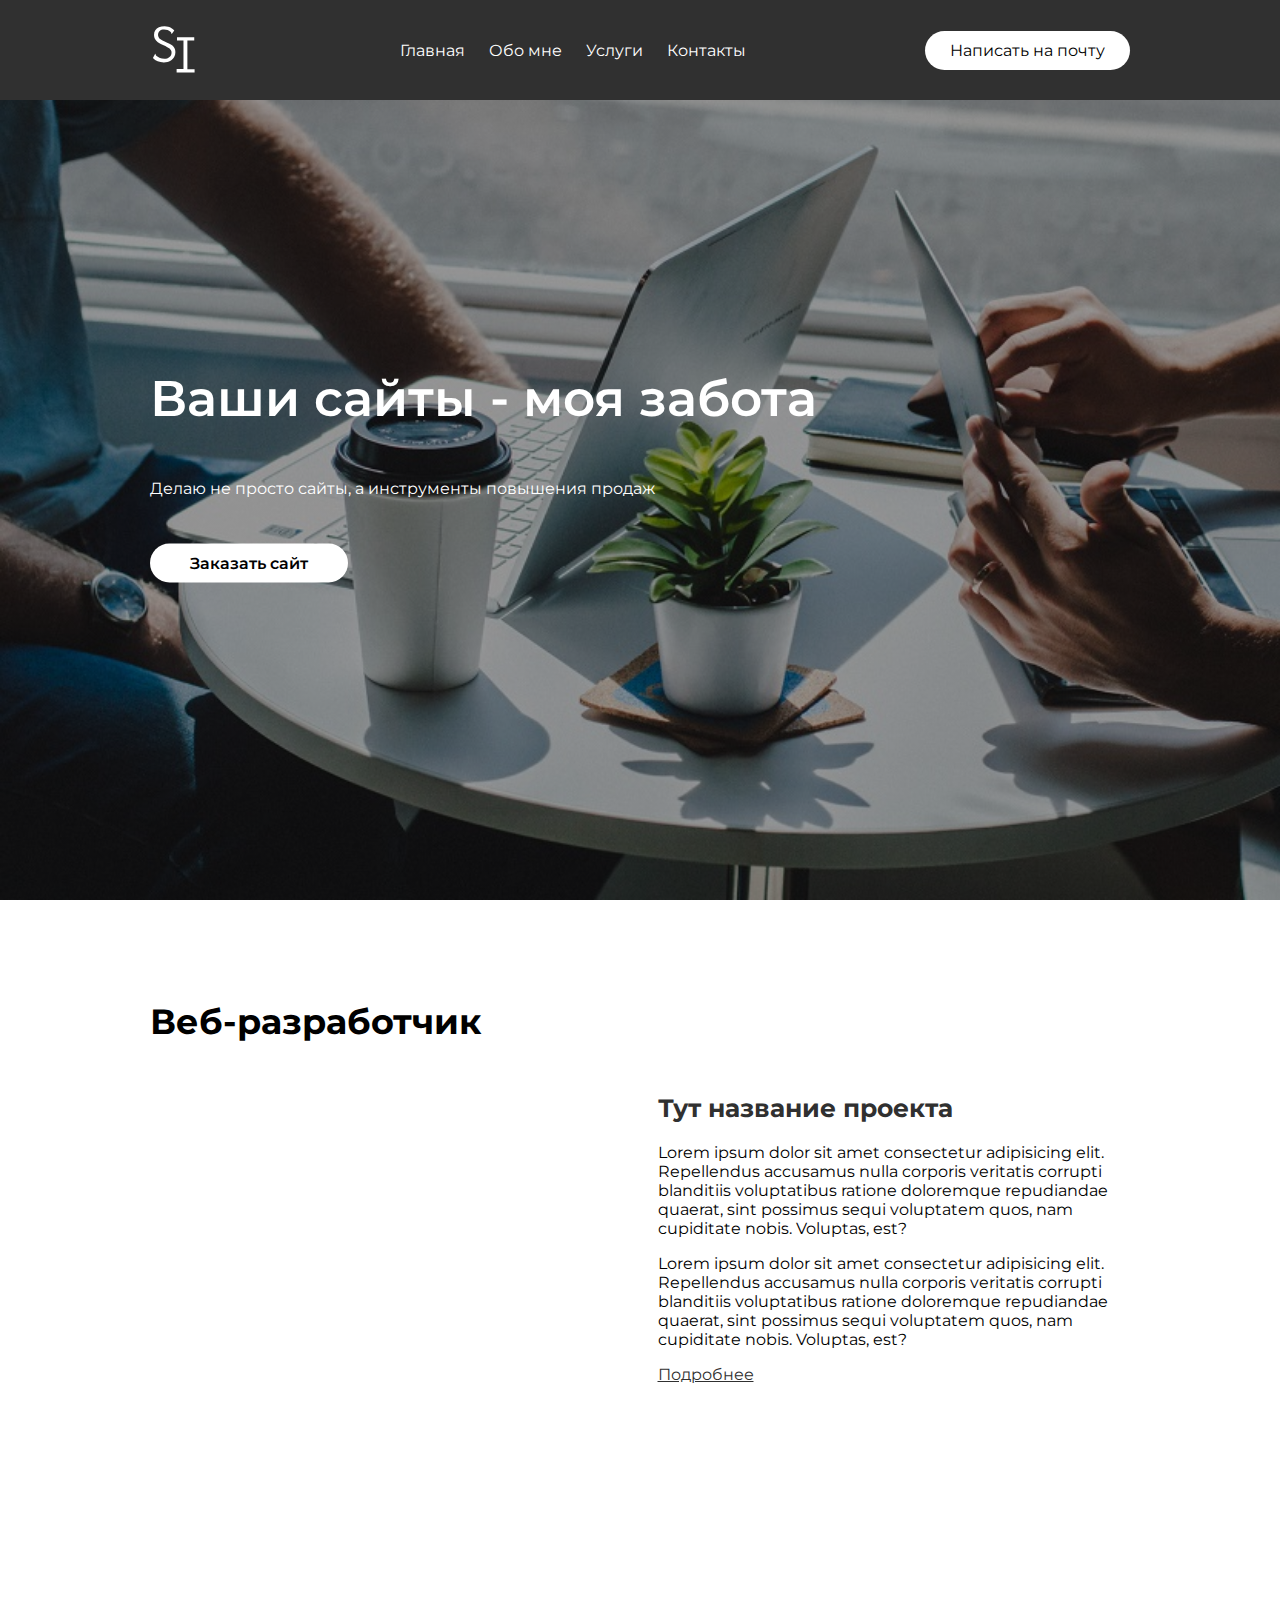
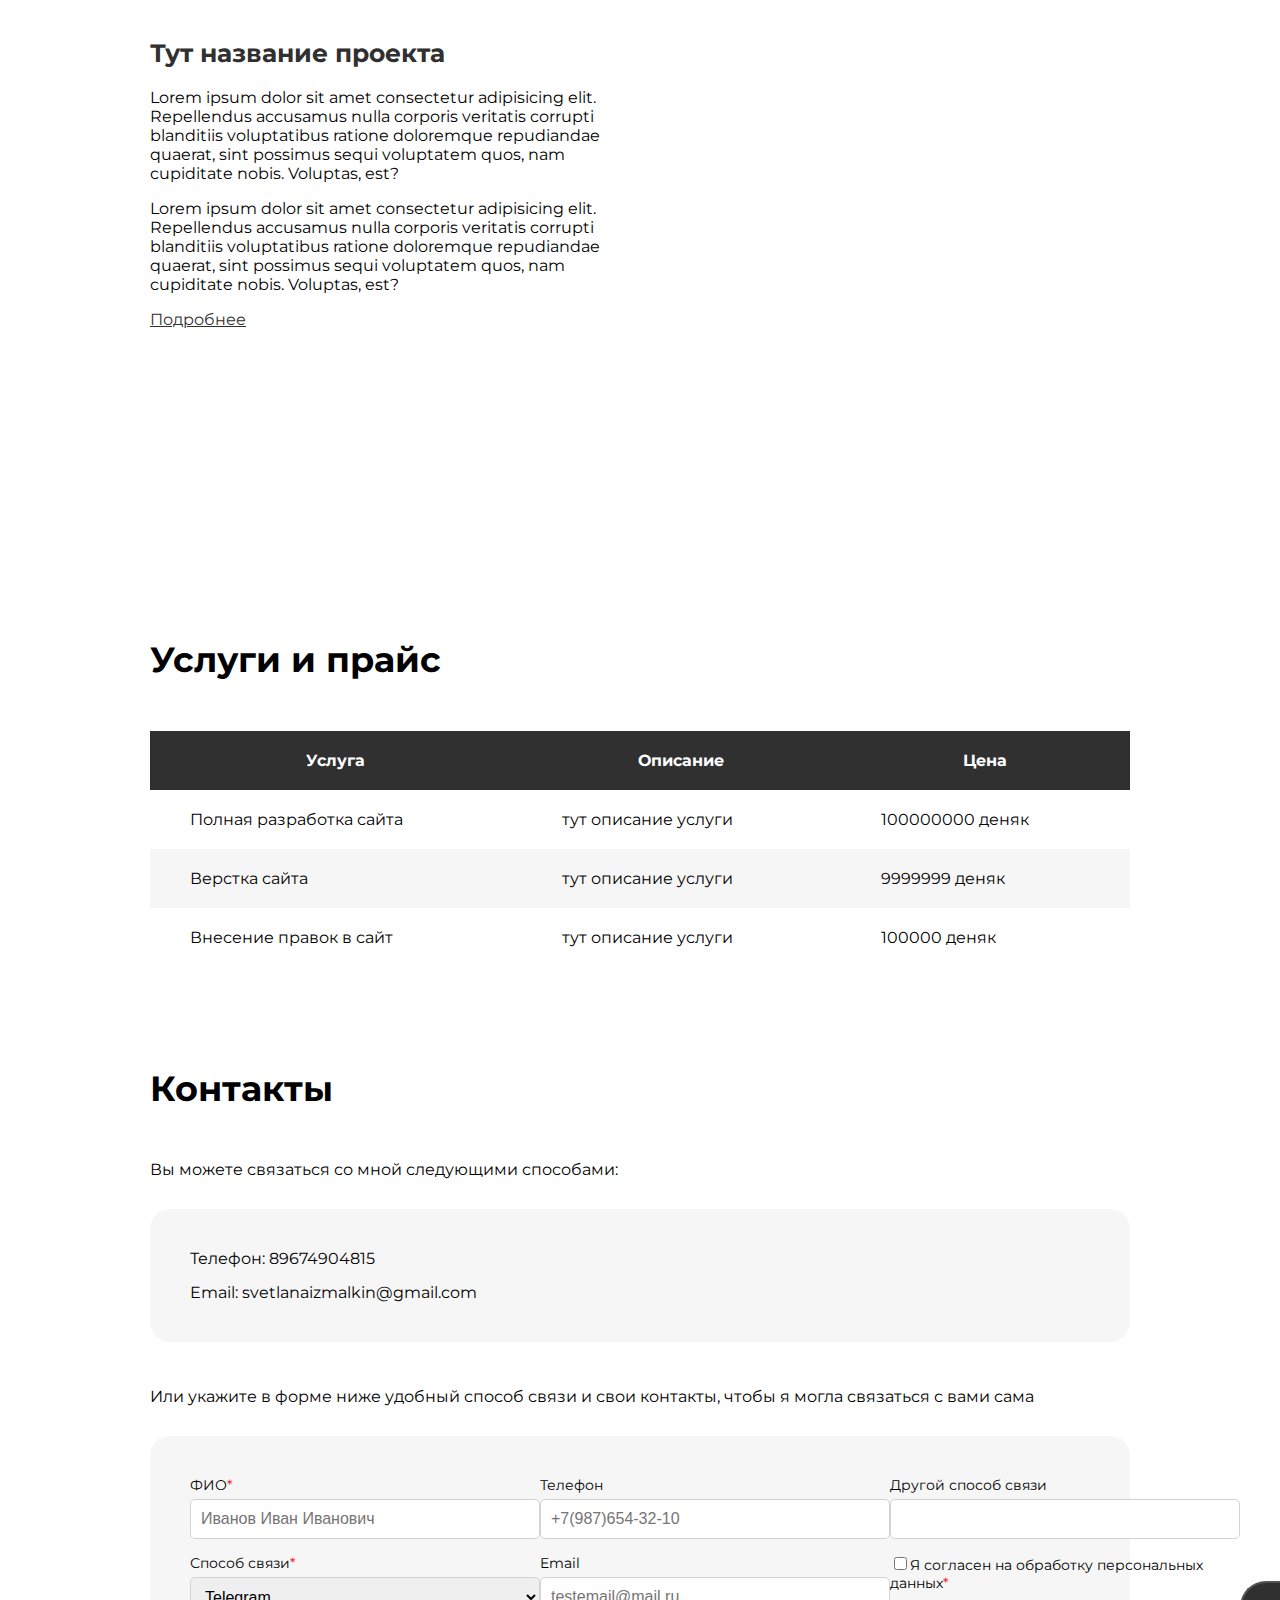
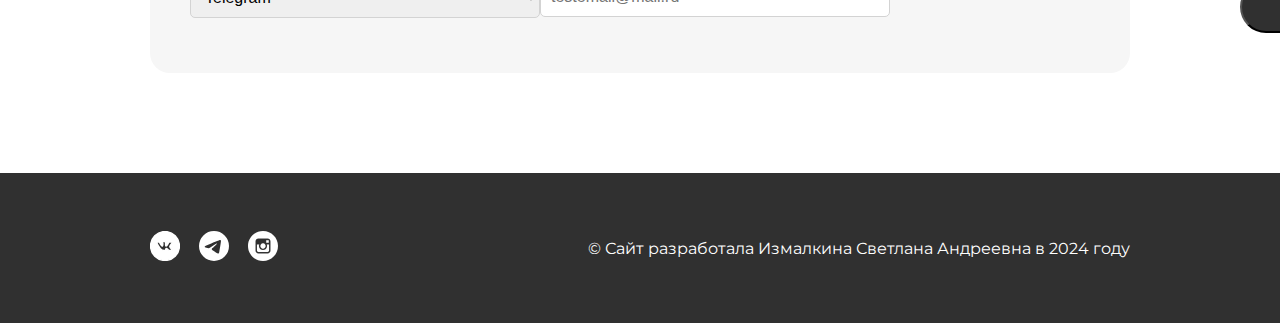
<file: Материалы с уроков/Урок 9/index.html>
<!DOCTYPE html>
<html lang="en">
<head>
    <meta charset="UTF-8">
    <meta name="viewport" content="width=device-width, initial-scale=1.0">
    <title>Разработка сайтов. Измалкина Светлана</title>
    <link rel="stylesheet" href="style.css">
    <link rel="preconnect" href="https://fonts.googleapis.com">
    <link rel="preconnect" href="https://fonts.gstatic.com" crossorigin>
    <link href="https://fonts.googleapis.com/css2?family=Montserrat:ital,wght@0,100..900;1,100..900&display=swap" rel="stylesheet">
</head>
<body>
    <header class="header">
        <a href="#cover">
            <img src="./Images/logo.svg" alt="" class="header__logo">
        </a>
        
        <nav class="header__nav">
            <a href="#cover">Главная</a>
            <a href="#about">Обо мне</a>
            <a href="#services">Услуги</a>
            <a href="#contacts">Контакты</a>
        </nav>

        <a class="header__mail" href="mailto:svetlanaizmalkin@gmail.com">Написать на почту</a>
    </header>
    <main class="main">
        <section id="cover" class="cover">
            <div class="text">
                <p class="cover__slogan">Ваши сайты - моя забота</p>
                <p class="cover__descr">Делаю не просто сайты, а инструменты повышения продаж</p>
                <a class="cover___link" href="">Заказать сайт</a>
            </div>
        </section>
        <section id="about" class="about block">
            <h2 class="block__title">Веб-разработчик</h2>
            <div class="about__row">
                <iframe width="100%" height="500" src="https://www.youtube.com/embed/2tAPxjcGLms?si=iEMf35_J3B3uGBj0" title="YouTube video player" frameborder="0" allow="accelerometer; autoplay; clipboard-write; encrypted-media; gyroscope; picture-in-picture; web-share" referrerpolicy="strict-origin-when-cross-origin" allowfullscreen></iframe>
                <div class="about__descr">
                    <h3 class="about__title">Тут название проекта</h3>
                    <p class="about__text">
                       Lorem ipsum dolor sit amet consectetur adipisicing elit. Repellendus accusamus nulla corporis veritatis corrupti blanditiis voluptatibus ratione doloremque repudiandae quaerat, sint possimus sequi voluptatem quos, nam cupiditate nobis. Voluptas, est? 
                    </p>
                    <p class="about__text">
                        Lorem ipsum dolor sit amet consectetur adipisicing elit. Repellendus accusamus nulla corporis veritatis corrupti blanditiis voluptatibus ratione doloremque repudiandae quaerat, sint possimus sequi voluptatem quos, nam cupiditate nobis. Voluptas, est? 
                     </p>
                    <a href="#" class="about__more">Подробнее</a>
                </div>
            </div>
            <div class="about__row">
                <div class="about__descr">
                    <h3 class="about__title">Тут название проекта</h3>
                    <p class="about__text">
                       Lorem ipsum dolor sit amet consectetur adipisicing elit. Repellendus accusamus nulla corporis veritatis corrupti blanditiis voluptatibus ratione doloremque repudiandae quaerat, sint possimus sequi voluptatem quos, nam cupiditate nobis. Voluptas, est? 
                    </p>
                    <p class="about__text">
                        Lorem ipsum dolor sit amet consectetur adipisicing elit. Repellendus accusamus nulla corporis veritatis corrupti blanditiis voluptatibus ratione doloremque repudiandae quaerat, sint possimus sequi voluptatem quos, nam cupiditate nobis. Voluptas, est? 
                     </p>
                    <a href="#" class="about__more">Подробнее</a>
                </div>
                <iframe width="100%" height="500" src="https://www.youtube.com/embed/2tAPxjcGLms?si=iEMf35_J3B3uGBj0" title="YouTube video player" frameborder="0" allow="accelerometer; autoplay; clipboard-write; encrypted-media; gyroscope; picture-in-picture; web-share" referrerpolicy="strict-origin-when-cross-origin" allowfullscreen></iframe>
            </div>
        </section>

        <section id="services" class="services block">
            <h2 class="block__title">Услуги и прайс</h2>

            <table class="services__table">
                <thead>
                    <tr>
                        <th>Услуга</th>
                        <th>Описание</th>
                        <th>Цена</th>
                    </tr>
                </thead>
                <tbody>
                    <tr>
                        <td>Полная разработка сайта</td>
                        <td>тут описание услуги</td>
                        <td>100000000 деняк</td>
                    </tr>
                    <tr>
                        <td>Верстка сайта</td>
                        <td>тут описание услуги</td>
                        <td>9999999 деняк</td>
                    </tr>
                    <tr>
                        <td>Внесение правок в сайт</td>
                        <td>тут описание услуги</td>
                        <td>100000 деняк</td>
                    </tr>
                </tbody>
            </table>
        </section>

        <section id="contacts" class="contacts block">
            <h2 class="block__title">Контакты</h2>
            <div class="contacts__help">Вы можете связаться со мной следующими способами:</div>
            <div class="contacts__mine">
                <div class="contacts__item">Телефон: 89674904815</div>
                <div class="contacts__item">Email: svetlanaizmalkin@gmail.com</div>
            </div>
            <div class="contacts__help">Или укажите в форме ниже удобный способ связи и свои контакты, чтобы я могла связаться с вами сама</div>
            <form action="" class="contacts__form">
                <div class="contacts__column">
                    <label for="fio" class="contacts__label">ФИО<span class="red">*</span></label>
                    <input name="fio" id="fio" type="text" class="contacts__input" placeholder="Иванов Иван Иванович" required>
                    <label for="type" class="contacts__label">Способ связи<span class="red">*</span></label>
                    <select name="type" id="type" class="contacts__input" required>
                        <option value="telegram" selected>Telegram</option>
                        <option value="whatsapp">Whatsapp</option>
                        <option value="viber">Viber</option>
                        <option value="phone">Телефон</option>
                        <option value="email">Email</option>
                    </select>
                </div>
                <div class="contacts__column">
                    <label for="phone" class="contacts__label">Телефон</label>
                    <input name="phone" id="phone" type="text" class="contacts__input" placeholder="+7(987)654-32-10">
                    <label for="email" class="contacts__label">Email</label>
                    <input name="email" id="email" type="text" class="contacts__input" placeholder="testemail@mail.ru">
                </div>
                <div class="contacts__column">
                    <label for="other" class="contacts__label">Другой способ связи</label>
                    <input name="other" id="other" type="text" class="contacts__input">
                    
                    <label class="contacts__label"><input type="checkbox" name="personal" required>Я согласен на обработку персональных данных<span class="red">*</span></label>
                </div>
                
                <button type="submit" class="contacts__btn">Отправить</button>
            </form>


        </section>
    </main>

    <footer class="footer block">
        <div class="footer__socials">
            <a class="footer_site">
                <img src="./Images/vk-icon.svg" alt="">
            </a>
            <a class="footer_site">
                <img src="./Images/tg-icon.svg" alt="">
            </a>
            <a class="footer_site">
                <img src="./Images/inst-icon.svg" alt="">
            </a>
        </div>
        <div class="footer__copy">&copy; Сайт разработала Измалкина Светлана Андреевна в 2024 году</div>
    </footer>
</body>
</html>
</file>
<file: Материалы с уроков/Урок 10/style.css>
*{
    box-sizing: border-box;
}

html{
    scroll-behavior: smooth;
}

body{
    margin: 0;
    font-family: "Montserrat", sans-serif;
}

.block{
    padding-left: 150px;
    padding-right: 150px;
    margin-top: 100px;
}

.block__title{
    font-size: 35px;
    margin-bottom: 50px;
}

.red{
    color: red;
}

@media (max-width: 800px){
    .block{
        padding-left: 100px;
        padding-right: 100px;
    }
}

@media (max-width: 660px) {
    .block{
        padding-left: 50px;
        padding-right: 50px;
    }
}

/* HEADER */

.header{
    background-color: #303030;
    display: flex;
    align-items: center;
    justify-content: space-between;
    padding: 0 150px;
    height: 100px;
    position: fixed;
    width: 100%;
    z-index: 1;
    display: none;
}

.header__logo{
    width: 50px;
}

.header__nav a{
    color: white;
    text-decoration: none;
    margin-left: 20px;
}


.header__nav a:hover{
    color: #d7d7d7;
}

.header__mail{
    padding: 10px 25px;
    background-color: #fff;
    border-radius: 100px;
    color: black;
    text-decoration: none;
    transition: .3s;
}

.header__mail:hover{
    background-color: #d7d7d7;
}

/* COVER */

.cover {
    background: linear-gradient( rgba(0, 0, 0, 0.4), rgba(0, 0, 0, 0.4) ), url(./Images/cover.jpg);
    background-size: cover;
    min-height: 100vh;
    position: relative;
}

.text{
    position: absolute;
    left: 150px;
    margin-right: 150px;
    top: 50%;
    transform: translateY(-50%);
    color: #fff;
}

.cover__slogan{
    margin-top: 0;
    font-size: 50px;
    font-weight: 600;
}

.cover___link{
    padding: 10px 40px;
    background-color: #fff;
    border-radius: 100px;
    color: #000;
    text-decoration: none;
    display: inline-block;
    margin-top: 30px;
    font-weight: 600;
}

@media (max-width: 800px){
    .text{
        left: 100px;
        margin-right: 100px;
    } 
}

@media (max-width: 660px) {
    .text{
        left: 50px;
        margin-right: 50px;
    }

    .cover__slogan{
        font-size: 40px;
    }
}
@media (max-width: 387px) {
    .text{
        left: 20px;
        margin-right: 20px;
    }

    .cover__slogan{
        font-size: 30px;
    }

    .cover___link{
        padding: 5px 20px;
        font-size: 12px;
    }
}

/* ABOUT */

.about__row{
    display: grid;
    grid-template-columns: 1fr 1fr;
    grid-gap: 35px;
    margin-bottom: 45px;
    min-height: 500px;
}

.about__title{
    margin-top: 0;
    margin-bottom: 20px;
    color: #303030;
    font-size: 25px;
}

.about__more{
    color: #303030;
}

@media (max-width: 1450px) {
    .about__row{
        min-height: 400px;
    }
}

@media (max-width: 1200px) {
    .about__row iframe{
        min-height: 400px;
    }
    .about__row{
        display: flex;
        flex-direction: column;
        min-height: 600px;
        margin-bottom: 50px;
    }

    .about__descr{
        min-height: 200px;
    }

    .about__row:last-child{
        flex-direction: column-reverse;
    }
}

@media (max-width: 660px) {
    .about__row iframe{
        min-height: 300px;
    }
}

@media (max-width: 500px) {
    .about__row iframe{
        min-height: 200px;
    }

    .about__title{
        font-size: 20px;
    }

    .about__text, .about__more{
        font-size: 14px;
    }
}

/* SERVICES */

.services__table{
    border-collapse: collapse;
    width: 100%;
}

.services__table td, .services__table th{
   padding: 20px 40px; 
}

.services__table thead tr{
    background-color: #303030;
    color: #fff;
}

.services__table tbody tr:nth-child(2n){
    background-color: #f6f6f6;
}

/* CONTACTS */

.contacts{
    margin-bottom: 100px;
}

.contacts__mine{
    display: flex;
    flex-direction: column;
    margin-bottom: 45px;
    border-radius: 20px;
    padding: 40px;
    background-color: #f6f6f6;
}

.contacts__item:not(:last-child){
    margin-bottom: 15px;
}

.contacts__help{
    margin-right: 20px;
}

.contacts__help{
    margin-bottom: 30px;
}

.contacts__form{
    width: 100%;
    display: flex;
    justify-content: space-between;
    /* border: 1px solid #4e4e4e; */
    border-radius: 20px;
    padding: 40px;
    background-color: #f6f6f6;
    flex-wrap: wrap;
}

.contacts__column{
    display: flex;
    flex-direction: column;
    margin-left: 10px;
    margin-right: 10px;
}

.contacts__label{
    margin-bottom: 5px;
    font-size: 14px;
}

.contacts__input{
    padding: 10px;
    border: 1px solid #d3d3d3;
    border-radius: 5px;
    margin-bottom: 15px;
    font-size: 16px;
    min-width: 400px;
}

.contacts__btn{
    background-color: #303030;
    color: white;
    padding: 15px 50px;
    font-size: 16px;
    font-weight: 600;
    border-radius: 1000px;
    align-self: flex-end;
}

/* FOOTER */

.footer{
    background-color: #303030;
    color: #fff;
    display: flex;
    align-items: center;
    height: 150px;
    justify-content: space-between;
}

.footer_site{
    margin-right: 15px;
    cursor: pointer;
}
.footer_site img{
    width: 30px;
    height: 30px;
}
</file>
<file: Материалы с уроков/Урок 11/style.css>
*{
    box-sizing: border-box;
}

html{
    scroll-behavior: smooth;
}

body{
    margin: 0;
    font-family: "Montserrat", sans-serif;
}

.block{
    padding-left: 150px;
    padding-right: 150px;
    margin-top: 100px;
}

.block__title{
    font-size: 35px;
    margin-bottom: 50px;
}

.red{
    color: red;
}

@media (max-width: 800px){
    .block{
        padding-left: 100px;
        padding-right: 100px;
    }
}

@media (max-width: 660px) {
    .block{
        padding-left: 50px;
        padding-right: 50px;
    }
}

/* HEADER */

.header{
    background-color: #303030;
    display: flex;
    align-items: center;
    justify-content: space-between;
    padding: 0 150px;
    height: 100px;
    position: fixed;
    width: 100%;
    z-index: 1;
    display: none;
}

.header__logo{
    width: 50px;
}

.header__nav a{
    color: white;
    text-decoration: none;
    margin-left: 20px;
}


.header__nav a:hover{
    color: #d7d7d7;
}

.header__mail{
    padding: 10px 25px;
    background-color: #fff;
    border-radius: 100px;
    color: black;
    text-decoration: none;
    transition: .3s;
}

.header__mail:hover{
    background-color: #d7d7d7;
}

/* COVER */

.cover {
    background: linear-gradient( rgba(0, 0, 0, 0.4), rgba(0, 0, 0, 0.4) ), url(./Images/cover.jpg);
    background-size: cover;
    min-height: 100vh;
    position: relative;
}

.text{
    position: absolute;
    left: 150px;
    margin-right: 150px;
    top: 50%;
    transform: translateY(-50%);
    color: #fff;
}

.cover__slogan{
    margin-top: 0;
    font-size: 50px;
    font-weight: 600;
}

.cover___link{
    padding: 10px 40px;
    background-color: #fff;
    border-radius: 100px;
    color: #000;
    text-decoration: none;
    display: inline-block;
    margin-top: 30px;
    font-weight: 600;
}

@media (max-width: 800px){
    .text{
        left: 100px;
        margin-right: 100px;
    } 
}

@media (max-width: 660px) {
    .text{
        left: 50px;
        margin-right: 50px;
    }

    .cover__slogan{
        font-size: 40px;
    }
}
@media (max-width: 387px) {
    .text{
        left: 20px;
        margin-right: 20px;
    }

    .cover__slogan{
        font-size: 30px;
    }

    .cover___link{
        padding: 5px 20px;
        font-size: 12px;
    }
}

/* ABOUT */

.about__row{
    display: grid;
    grid-template-columns: 1fr 1fr;
    grid-gap: 35px;
    margin-bottom: 45px;
    min-height: 500px;
}

.about__title{
    margin-top: 0;
    margin-bottom: 20px;
    color: #303030;
    font-size: 25px;
}

.about__more{
    color: #303030;
}

@media (max-width: 1450px) {
    .about__row{
        min-height: 400px;
    }
}

@media (max-width: 1200px) {
    .about__row iframe{
        min-height: 400px;
    }
    .about__row{
        display: flex;
        flex-direction: column;
        min-height: 600px;
        margin-bottom: 50px;
    }

    .about__descr{
        min-height: 200px;
    }

    .about__row:last-child{
        flex-direction: column-reverse;
    }
}

@media (max-width: 660px) {
    .about__row iframe{
        min-height: 300px;
    }
}

@media (max-width: 500px) {
    .about__row iframe{
        min-height: 200px;
    }

    .about__title{
        font-size: 20px;
    }

    .about__text, .about__more{
        font-size: 14px;
    }
}

/* SERVICES */

.services__table{
    border-collapse: collapse;
    width: 100%;
}

.services__table td, .services__table th{
   padding: 20px 40px; 
}

.services__table thead tr{
    background-color: #303030;
    color: #fff;
}

.services__table tbody tr:nth-child(2n){
    background-color: #f6f6f6;
}

/* CONTACTS */

.contacts{
    margin-bottom: 100px;
}

.contacts__mine{
    display: flex;
    flex-direction: column;
    margin-bottom: 45px;
    border-radius: 20px;
    padding: 40px;
    background-color: #f6f6f6;
}

.contacts__item:not(:last-child){
    margin-bottom: 15px;
}

.contacts__help{
    margin-right: 20px;
}

.contacts__help{
    margin-bottom: 30px;
}

.contacts__form{
    width: 100%;
    display: flex;
    justify-content: space-between;
    /* border: 1px solid #4e4e4e; */
    border-radius: 20px;
    padding: 40px;
    background-color: #f6f6f6;
    flex-wrap: wrap;
}

.contacts__column{
    display: flex;
    flex-direction: column;
    margin-left: 10px;
    margin-right: 10px;
}

.contacts__label{
    margin-bottom: 5px;
    font-size: 14px;
}

.contacts__input{
    padding: 10px;
    border: 1px solid #d3d3d3;
    border-radius: 5px;
    margin-bottom: 15px;
    font-size: 16px;
    min-width: 400px;
}

.contacts__btn{
    background-color: #303030;
    color: white;
    padding: 15px 50px;
    font-size: 16px;
    font-weight: 600;
    border-radius: 1000px;
    align-self: flex-end;
}

@media(max-width: 620px){
    .contacts__input{
        min-width: 0px;
        width: 100%;
    }

    .contacts__column{
        width: 1005px;
    }

    .contacts__btn{
        margin-top: 15px;
    }
}

/* FOOTER */

.footer{
    background-color: #303030;
    color: #fff;
    display: flex;
    align-items: center;
    height: 150px;
    justify-content: space-between;
}

.footer_site{
    margin-right: 15px;
    cursor: pointer;
}
.footer_site img{
    width: 30px;
    height: 30px;
}

@media(max-width: 800px){
    .footer{
        flex-direction: column;
        padding: 30px 10px;
        justify-content: center;
        text-align: center;
    }

    .footer__socials{
        margin-bottom: 10px;
    }
}
</file>
<file: Материалы с уроков/Урок 12/style.css>
body{
    background-image: url(./images/grass.jpg);
    background-size: cover;
    background-repeat: no-repeat;
    height: 100vh;
    width: 100vw;
   display: flex;
   align-items: center;
   justify-content: center;
}

.container{
    width: 600px;
    height: 600px;
    border: 5px solid white;
    display: grid;
    grid-template-columns: 1fr 1fr;
}

.sell{
    width: 300px;
    height: 300px;
    display: flex;
    align-items: center;
    justify-content: center;
}

.capybara{
    width: 250px;
}

.orange{
    width: 100px;
}

.capybara:hover{
    animation: hide 1s linear forwards;
}

.container:hover .capy-sell{
    animation: run-around 3s linear forwards infinite;
}

#orange-1:hover{
    animation: rotate 1s linear forwards infinite;
}

@keyframes rotate{
    100% {
        transform: rotateY(2turn);
    } 
}

@keyframes hide{
    100% {
        opacity: 0;
    }
}

@keyframes run-around{
    0%{
        transform: translateX(0);
    }

    35%{
        transform: translateX(-100%) translateY(0%);
    }
    50%{
        transform: translateX(-100%) translateY(-100%);
    }
    75%{
        transform: translateY(-100%);
    }
    100%{
        transform: translateX(0);
    }
}
</file>
<file: Материалы с уроков/Урок 2/style.css>
body{
    background-image: url(./images/bg.webp);
    background-size: cover;
    font-family: sans-serif;
}

.article{
    background-color: rgba(255, 255, 255, 0.9);
    width: 600px;
    margin-left: 100px;
    margin-top: 55px;
    padding: 30px;
}

h1{
    text-align: center;
    color: rgb(33, 90, 5);
}
</file>
<file: Материалы с уроков/Урок 5/style.css>
*{
    box-sizing: border-box;
}

body{
    margin: 0;
    font-family: "Montserrat", sans-serif;
}

/* HEADER */

.header{
    background-color: #303030;
    display: flex;
    align-items: center;
    justify-content: space-between;
    padding: 0 150px;
    height: 100px;
    position: fixed;
    width: 100%;
    z-index: 1;
}

.header__logo{
    width: 50px;
}

.header__nav a{
    color: white;
    text-decoration: none;
    margin-left: 20px;
}


.header__nav a:hover{
    color: #d7d7d7;
}

.header__mail{
    padding: 10px 25px;
    background-color: #fff;
    border-radius: 100px;
    color: black;
    text-decoration: none;
    transition: .3s;
}

.header__mail:hover{
    background-color: #d7d7d7;
}

/* MAIN */

.cover {
    background: linear-gradient( rgba(0, 0, 0, 0.4), rgba(0, 0, 0, 0.4) ), url(./Images/cover.jpg);
    background-size: cover;
    min-height: 100vh;
    position: relative;
}

.text{
    position: absolute;
    left: 150px;
    top: 50%;
    transform: translateY(-50%);
    color: #fff;
}

.cover__slogan{
    font-size: 50px;
    font-weight: 600;
}

.cover___link{
    padding: 10px 40px;
    background-color: #fff;
    border-radius: 100px;
    color: #000;
    text-decoration: none;
    display: inline-block;
    margin-top: 30px;
    font-weight: 600;
}
</file>
<file: Материалы с уроков/Урок 6/style.css>
*{
    box-sizing: border-box;
}

body{
    margin: 0;
    font-family: "Montserrat", sans-serif;
}

.block{
    padding-left: 150px;
    padding-right: 150px;
    margin-top: 100px;
}

.block__title{
    font-size: 35px;
    margin-bottom: 50px;
}

/* HEADER */

.header{
    background-color: #303030;
    display: flex;
    align-items: center;
    justify-content: space-between;
    padding: 0 150px;
    height: 100px;
    position: fixed;
    width: 100%;
    z-index: 1;
}

.header__logo{
    width: 50px;
}

.header__nav a{
    color: white;
    text-decoration: none;
    margin-left: 20px;
}


.header__nav a:hover{
    color: #d7d7d7;
}

.header__mail{
    padding: 10px 25px;
    background-color: #fff;
    border-radius: 100px;
    color: black;
    text-decoration: none;
    transition: .3s;
}

.header__mail:hover{
    background-color: #d7d7d7;
}

/* COVER */

.cover {
    background: linear-gradient( rgba(0, 0, 0, 0.4), rgba(0, 0, 0, 0.4) ), url(./Images/cover.jpg);
    background-size: cover;
    min-height: 100vh;
    position: relative;
}

.text{
    position: absolute;
    left: 150px;
    top: 50%;
    transform: translateY(-50%);
    color: #fff;
}

.cover__slogan{
    font-size: 50px;
    font-weight: 600;
}

.cover___link{
    padding: 10px 40px;
    background-color: #fff;
    border-radius: 100px;
    color: #000;
    text-decoration: none;
    display: inline-block;
    margin-top: 30px;
    font-weight: 600;
}

/* ABOUT */

.about__row{
    display: grid;
    grid-template-columns: 1fr 1fr;
    grid-gap: 35px;
    margin-bottom: 45px;
}

.about__title{
    margin-top: 0;
    margin-bottom: 20px;
    color: #303030;
    font-size: 25px;
}

.about__more{
    color: #303030;
}
</file>
<file: Материалы с уроков/Урок 7/style.css>
*{
    box-sizing: border-box;
}

body{
    margin: 0;
    font-family: "Montserrat", sans-serif;
}

.block{
    padding-left: 150px;
    padding-right: 150px;
    margin-top: 100px;
}

.block__title{
    font-size: 35px;
    margin-bottom: 50px;
}

/* HEADER */

.header{
    background-color: #303030;
    display: flex;
    align-items: center;
    justify-content: space-between;
    padding: 0 150px;
    height: 100px;
    position: fixed;
    width: 100%;
    z-index: 1;
}

.header__logo{
    width: 50px;
}

.header__nav a{
    color: white;
    text-decoration: none;
    margin-left: 20px;
}


.header__nav a:hover{
    color: #d7d7d7;
}

.header__mail{
    padding: 10px 25px;
    background-color: #fff;
    border-radius: 100px;
    color: black;
    text-decoration: none;
    transition: .3s;
}

.header__mail:hover{
    background-color: #d7d7d7;
}

/* COVER */

.cover {
    background: linear-gradient( rgba(0, 0, 0, 0.4), rgba(0, 0, 0, 0.4) ), url(./Images/cover.jpg);
    background-size: cover;
    min-height: 100vh;
    position: relative;
}

.text{
    position: absolute;
    left: 150px;
    top: 50%;
    transform: translateY(-50%);
    color: #fff;
}

.cover__slogan{
    font-size: 50px;
    font-weight: 600;
}

.cover___link{
    padding: 10px 40px;
    background-color: #fff;
    border-radius: 100px;
    color: #000;
    text-decoration: none;
    display: inline-block;
    margin-top: 30px;
    font-weight: 600;
}

/* ABOUT */

.about__row{
    display: grid;
    grid-template-columns: 1fr 1fr;
    grid-gap: 35px;
    margin-bottom: 45px;
}

.about__title{
    margin-top: 0;
    margin-bottom: 20px;
    color: #303030;
    font-size: 25px;
}

.about__more{
    color: #303030;
}
/* SERVICES */

.services__table{
    border-collapse: collapse;
    width: 100%;
}

.services__table td, .services__table th{
   padding: 20px 40px; 
}

.services__table thead tr{
    background-color: #4e4e4e;
    color: #fff;
}

.services__table tbody tr:nth-child(2n){
    background-color: #f6f6f6;
}
</file>
<file: Материалы с уроков/Урок 8/style.css>
*{
    box-sizing: border-box;
}

body{
    margin: 0;
    font-family: "Montserrat", sans-serif;
}

.block{
    padding-left: 150px;
    padding-right: 150px;
    margin-top: 100px;
}

.block__title{
    font-size: 35px;
    margin-bottom: 50px;
}

.red{
    color: red;
}

/* HEADER */

.header{
    background-color: #303030;
    display: flex;
    align-items: center;
    justify-content: space-between;
    padding: 0 150px;
    height: 100px;
    position: fixed;
    width: 100%;
    z-index: 1;
}

.header__logo{
    width: 50px;
}

.header__nav a{
    color: white;
    text-decoration: none;
    margin-left: 20px;
}


.header__nav a:hover{
    color: #d7d7d7;
}

.header__mail{
    padding: 10px 25px;
    background-color: #fff;
    border-radius: 100px;
    color: black;
    text-decoration: none;
    transition: .3s;
}

.header__mail:hover{
    background-color: #d7d7d7;
}

/* COVER */

.cover {
    background: linear-gradient( rgba(0, 0, 0, 0.4), rgba(0, 0, 0, 0.4) ), url(./Images/cover.jpg);
    background-size: cover;
    min-height: 100vh;
    position: relative;
}

.text{
    position: absolute;
    left: 150px;
    top: 50%;
    transform: translateY(-50%);
    color: #fff;
}

.cover__slogan{
    font-size: 50px;
    font-weight: 600;
}

.cover___link{
    padding: 10px 40px;
    background-color: #fff;
    border-radius: 100px;
    color: #000;
    text-decoration: none;
    display: inline-block;
    margin-top: 30px;
    font-weight: 600;
}

/* ABOUT */

.about__row{
    display: grid;
    grid-template-columns: 1fr 1fr;
    grid-gap: 35px;
    margin-bottom: 45px;
}

.about__title{
    margin-top: 0;
    margin-bottom: 20px;
    color: #303030;
    font-size: 25px;
}

.about__more{
    color: #303030;
}

/* SERVICES */

.services__table{
    border-collapse: collapse;
    width: 100%;
}

.services__table td, .services__table th{
   padding: 20px 40px; 
}

.services__table thead tr{
    background-color: #303030;
    color: #fff;
}

.services__table tbody tr:nth-child(2n){
    background-color: #f6f6f6;
}

/* CONTACTS */

.contacts__help{
    margin-bottom: 30px;
}

.contacts__form{
    width: 100%;
    display: flex;
    justify-content: space-between;
    /* border: 1px solid #4e4e4e; */
    border-radius: 20px;
    padding: 40px;
    background-color: #f6f6f6;
}

.contacts__column{
    display: flex;
    flex-direction: column;
}

.contacts__label{
    margin-bottom: 5px;
    font-size: 14px;
}

.contacts__input{
    padding: 10px;
    border: 1px solid #d3d3d3;
    border-radius: 5px;
    margin-bottom: 15px;
    font-size: 16px;
    min-width: 350px;
}

.contacts__btn{
    background-color: #303030;
    color: white;
    padding: 15px 50px;
    font-size: 16px;
    font-weight: 600;
    border-radius: 1000px;
    align-self: flex-end;
}
</file>
<file: Материалы с уроков/Урок 9/style.css>
*{
    box-sizing: border-box;
}

html{
    scroll-behavior: smooth;
}

body{
    margin: 0;
    font-family: "Montserrat", sans-serif;
}

.block{
    padding-left: 150px;
    padding-right: 150px;
    margin-top: 100px;
}

.block__title{
    font-size: 35px;
    margin-bottom: 50px;
}

.red{
    color: red;
}

/* HEADER */

.header{
    background-color: #303030;
    display: flex;
    align-items: center;
    justify-content: space-between;
    padding: 0 150px;
    height: 100px;
    position: fixed;
    width: 100%;
    z-index: 1;
}

.header__logo{
    width: 50px;
}

.header__nav a{
    color: white;
    text-decoration: none;
    margin-left: 20px;
}


.header__nav a:hover{
    color: #d7d7d7;
}

.header__mail{
    padding: 10px 25px;
    background-color: #fff;
    border-radius: 100px;
    color: black;
    text-decoration: none;
    transition: .3s;
}

.header__mail:hover{
    background-color: #d7d7d7;
}

/* COVER */

.cover {
    background: linear-gradient( rgba(0, 0, 0, 0.4), rgba(0, 0, 0, 0.4) ), url(./Images/cover.jpg);
    background-size: cover;
    min-height: 100vh;
    position: relative;
}

.text{
    position: absolute;
    left: 150px;
    top: 50%;
    transform: translateY(-50%);
    color: #fff;
}

.cover__slogan{
    font-size: 50px;
    font-weight: 600;
}

.cover___link{
    padding: 10px 40px;
    background-color: #fff;
    border-radius: 100px;
    color: #000;
    text-decoration: none;
    display: inline-block;
    margin-top: 30px;
    font-weight: 600;
}

/* ABOUT */

.about__row{
    display: grid;
    grid-template-columns: 1fr 1fr;
    grid-gap: 35px;
    margin-bottom: 45px;
}

.about__title{
    margin-top: 0;
    margin-bottom: 20px;
    color: #303030;
    font-size: 25px;
}

.about__more{
    color: #303030;
}

/* SERVICES */

.services__table{
    border-collapse: collapse;
    width: 100%;
}

.services__table td, .services__table th{
   padding: 20px 40px; 
}

.services__table thead tr{
    background-color: #303030;
    color: #fff;
}

.services__table tbody tr:nth-child(2n){
    background-color: #f6f6f6;
}

/* CONTACTS */

.contacts{
    margin-bottom: 100px;
}

.contacts__mine{
    display: flex;
    flex-direction: column;
    margin-bottom: 45px;
    border-radius: 20px;
    padding: 40px;
    background-color: #f6f6f6;
}

.contacts__item:not(:last-child){
    margin-bottom: 15px;
}

.contacts__help{
    margin-right: 20px;
}

.contacts__help{
    margin-bottom: 30px;
}

.contacts__form{
    width: 100%;
    display: flex;
    justify-content: space-between;
    /* border: 1px solid #4e4e4e; */
    border-radius: 20px;
    padding: 40px;
    background-color: #f6f6f6;
}

.contacts__column{
    display: flex;
    flex-direction: column;
}

.contacts__label{
    margin-bottom: 5px;
    font-size: 14px;
}

.contacts__input{
    padding: 10px;
    border: 1px solid #d3d3d3;
    border-radius: 5px;
    margin-bottom: 15px;
    font-size: 16px;
    min-width: 350px;
}

.contacts__btn{
    background-color: #303030;
    color: white;
    padding: 15px 50px;
    font-size: 16px;
    font-weight: 600;
    border-radius: 1000px;
    align-self: flex-end;
}

/* FOOTER */

.footer{
    background-color: #303030;
    color: #fff;
    display: flex;
    align-items: center;
    height: 150px;
    justify-content: space-between;
}

.footer_site{
    margin-right: 15px;
    cursor: pointer;
}
.footer_site img{
    width: 30px;
    height: 30px;
}
</file>
